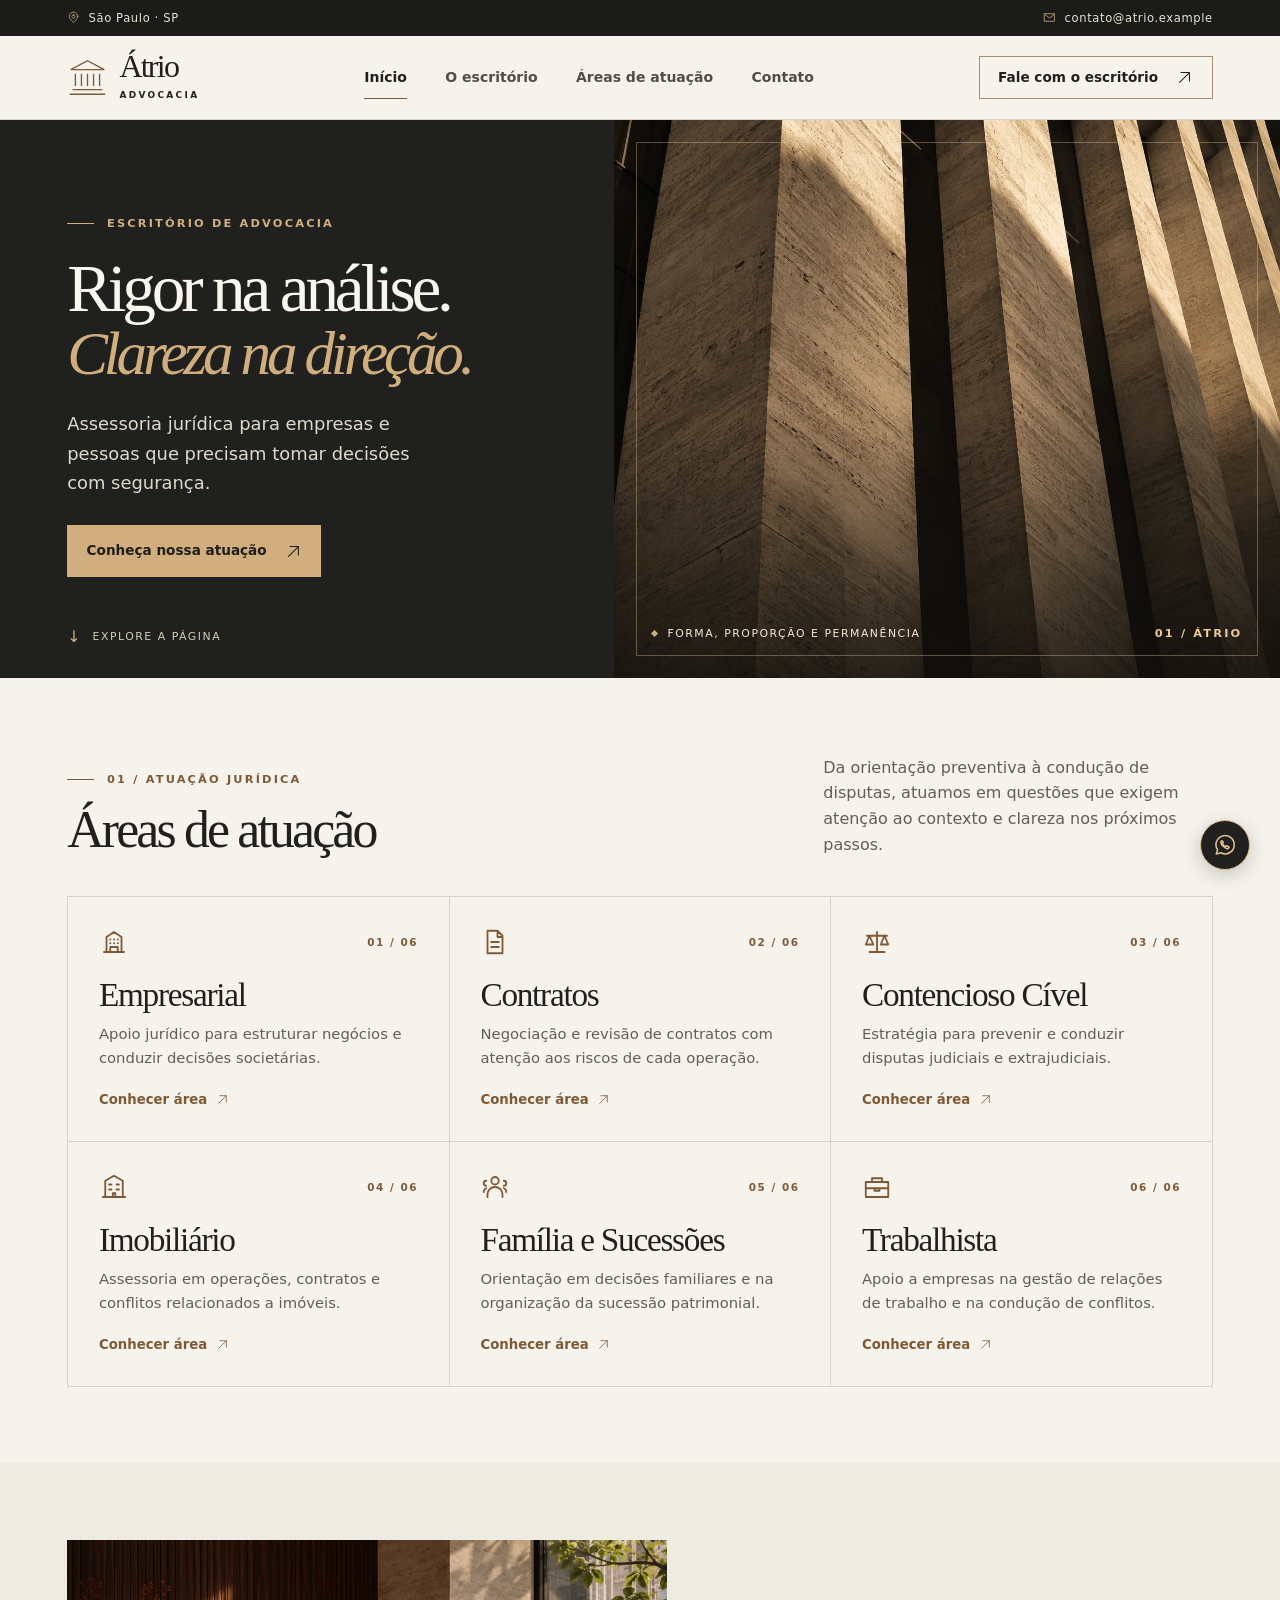
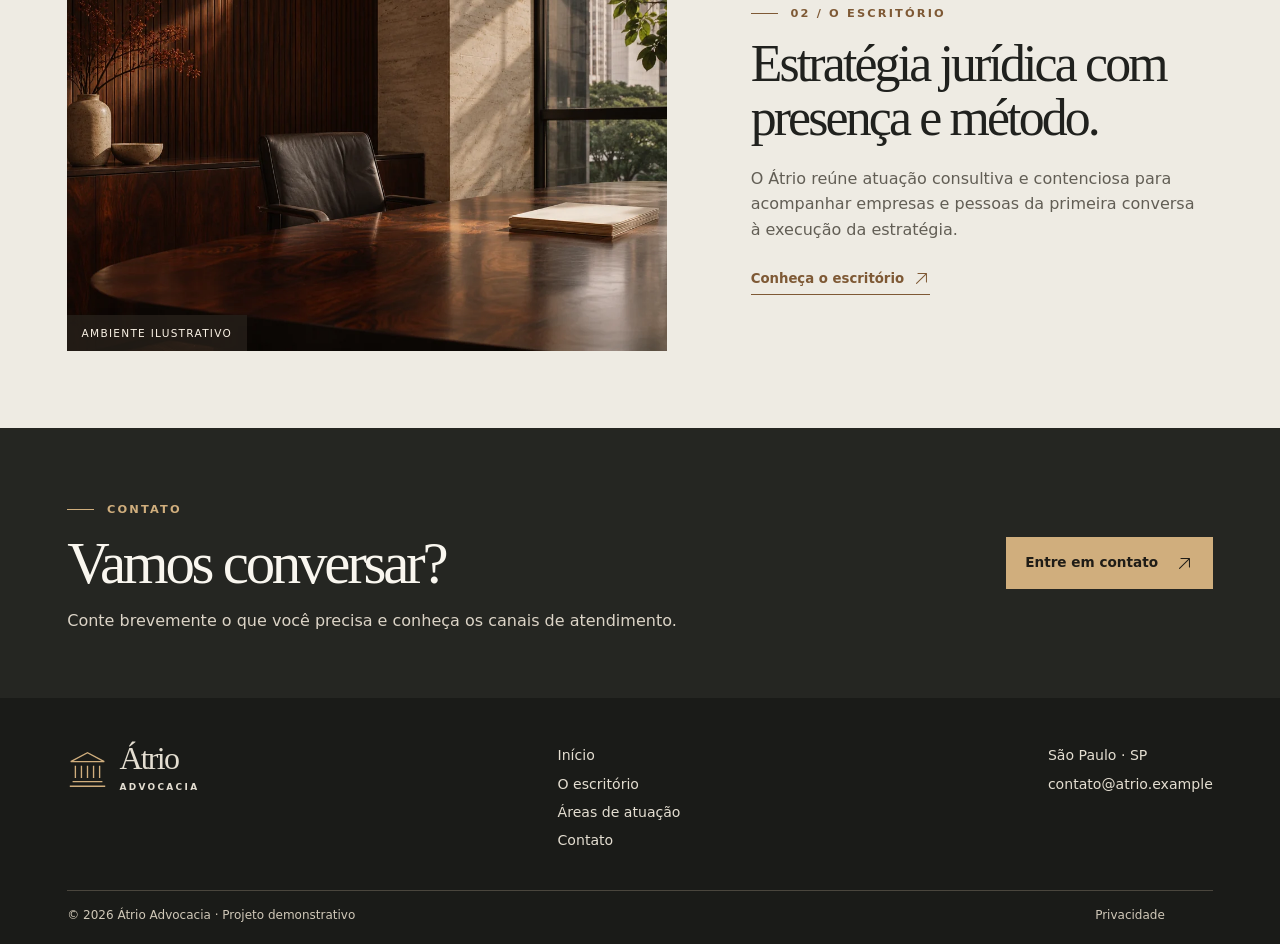
<file: index.html>
<!doctype html>
<html lang="pt-BR">
<head>
<meta charset="utf-8">
<meta name="viewport" content="width=device-width, initial-scale=1">
<title>Átrio Advocacia | Assessoria jurídica em São Paulo</title>
<meta name="description" content="Conheça o Átrio Advocacia, escritório de São Paulo com atuação consultiva e contenciosa para empresas e pessoas.">
<meta name="theme-color" content="#1e1f1d">
<meta name="robots" content="noindex, follow">
<meta property="og:type" content="website">
<meta property="og:locale" content="pt_BR">
<meta property="og:title" content="Átrio Advocacia | Assessoria jurídica em São Paulo">
<meta property="og:description" content="Conheça o Átrio Advocacia, escritório de São Paulo com atuação consultiva e contenciosa para empresas e pessoas.">
<link rel="icon" type="image/svg+xml" href="assets/simbolo.svg">
<link rel="stylesheet" href="assets/site.css">
<script defer src="assets/conteudo.js"></script>
<script defer src="assets/site.js"></script>
</head>
<body>
<a class="skip" href="#conteudo">Ir para o conteúdo</a>
<div class="topline"><div class="shell topline-inner"><span><svg width="24" height="24" viewBox="0 0 24 24" fill="none" stroke="currentColor" stroke-width="1.45" stroke-linecap="round" stroke-linejoin="round" aria-hidden="true"><path d="M20 10c0 5-8 11-8 11S4 15 4 10a8 8 0 1 1 16 0ZM12 7a3 3 0 1 0 0 6 3 3 0 0 0 0-6Z"/></svg><span data-text="location">São Paulo · SP</span></span><span><svg width="24" height="24" viewBox="0 0 24 24" fill="none" stroke="currentColor" stroke-width="1.45" stroke-linecap="round" stroke-linejoin="round" aria-hidden="true"><path d="M3 5h18v14H3zM3 6l9 7 9-7"/></svg><a data-channel="email" href="mailto:contato@atrio.example" data-text="email">contato@atrio.example</a></span></div></div>
<header class="header"><div class="shell nav-inner"><a class="brand" href="index.html" aria-label="Página inicial"><svg class="brand-mark" viewBox="0 0 44 44" fill="none" stroke="currentColor" stroke-width="1.45" aria-hidden="true"><path d="M4 13.5 22 4l18 9.5H4ZM6 35h32M3 40h38M9 31V18m6.5 13V18M22 31V18m6.5 13V18M35 31V18"/></svg><span class="brand-type"><strong data-text="brand">Átrio</strong><span data-text="signature">Advocacia</span></span></a><button class="menu" type="button" aria-controls="navegacao" aria-expanded="false" aria-label="Abrir menu"><svg width="24" height="24" viewBox="0 0 24 24" fill="none" stroke="currentColor" stroke-width="1.45" stroke-linecap="round" stroke-linejoin="round" aria-hidden="true"><path d="M3 7h18M3 12h18M3 17h18"/></svg></button><nav id="navegacao" aria-label="Navegação principal"><a href="index.html" aria-current="page">Início</a><a href="escritorio.html">O escritório</a><a href="atuacao.html">Áreas de atuação</a><a href="contato.html">Contato</a></nav><a class="button button-outline nav-cta" href="contato.html">Fale com o escritório<svg width="24" height="24" viewBox="0 0 24 24" fill="none" stroke="currentColor" stroke-width="1.45" stroke-linecap="round" stroke-linejoin="round" aria-hidden="true"><path d="M5 19 19 5M7 5h12v12"/></svg></a></div></header>
<main id="conteudo"><section class="hero" aria-labelledby="titulo"><div class="hero-inner"><div class="hero-copy"><span class="eyebrow" data-hero-tag>Escritório de advocacia</span><h1 id="titulo"><span data-text="hero.line1">Rigor na análise.</span><em data-text="hero.line2">Clareza na direção.</em></h1><p data-text="hero.text">Assessoria jurídica para empresas e pessoas que precisam tomar decisões com segurança.</p><div class="hero-actions"><a class="button button-gold" href="atuacao.html">Conheça nossa atuação<svg width="24" height="24" viewBox="0 0 24 24" fill="none" stroke="currentColor" stroke-width="1.45" stroke-linecap="round" stroke-linejoin="round" aria-hidden="true"><path d="M5 19 19 5M7 5h12v12"/></svg></a></div><a class="hero-scroll" href="#atuacao"><span aria-hidden="true">↓</span> Explore a página</a></div><figure class="hero-image"><img data-image="hero" src="assets/arquitetura.webp" alt="Fachada modernista de pedra, com luz e sombras entre pilares" width="1536" height="1024" fetchpriority="high"><figcaption><span><i></i><span data-text="hero.caption">Forma, proporção e permanência</span></span><span class="folio" data-folio>01 / ÁTRIO</span></figcaption></figure></div></section>
<section class="section areas-home" id="atuacao"><div class="shell"><div class="section-top"><div><span class="eyebrow ">01 / Atuação jurídica</span><h2>Áreas de atuação</h2></div><p>Da orientação preventiva à condução de disputas, atuamos em questões que exigem atenção ao contexto e clareza nos próximos passos.</p></div><div class="area-grid"><a class="area-card" href="atuacao.html#area-1"><span class="area-top"><svg width="24" height="24" viewBox="0 0 24 24" fill="none" stroke="currentColor" stroke-width="1.45" stroke-linecap="round" stroke-linejoin="round" aria-hidden="true"><path d="M4 20h16M6 20V8l6-4 6 4v12M9 20v-4h6v4M9 10h.1m2.9 0h.1m2.9 0h.1M9 13h.1m2.9 0h.1m2.9 0h.1"/></svg><span>01 / 06</span></span><h3 data-text="areas.0.title">Empresarial</h3><p data-text="areas.0.intro">Apoio jurídico para estruturar negócios e conduzir decisões societárias.</p><span class="area-more">Conhecer área <svg width="24" height="24" viewBox="0 0 24 24" fill="none" stroke="currentColor" stroke-width="1.45" stroke-linecap="round" stroke-linejoin="round" aria-hidden="true"><path d="M5 19 19 5M7 5h12v12"/></svg></span></a><a class="area-card" href="atuacao.html#area-2"><span class="area-top"><svg width="24" height="24" viewBox="0 0 24 24" fill="none" stroke="currentColor" stroke-width="1.45" stroke-linecap="round" stroke-linejoin="round" aria-hidden="true"><path d="M6 3h8l4 4v14H6V3Zm8 0v5h4M9 12h6m-6 4h6"/></svg><span>02 / 06</span></span><h3 data-text="areas.1.title">Contratos</h3><p data-text="areas.1.intro">Negociação e revisão de contratos com atenção aos riscos de cada operação.</p><span class="area-more">Conhecer área <svg width="24" height="24" viewBox="0 0 24 24" fill="none" stroke="currentColor" stroke-width="1.45" stroke-linecap="round" stroke-linejoin="round" aria-hidden="true"><path d="M5 19 19 5M7 5h12v12"/></svg></span></a><a class="area-card" href="atuacao.html#area-3"><span class="area-top"><svg width="24" height="24" viewBox="0 0 24 24" fill="none" stroke="currentColor" stroke-width="1.45" stroke-linecap="round" stroke-linejoin="round" aria-hidden="true"><path d="M12 4v15M6 20h12M4 7h16M6 7l-3 7h6L6 7Zm12 0-3 7h6l-3-7Z"/></svg><span>03 / 06</span></span><h3 data-text="areas.2.title">Contencioso Cível</h3><p data-text="areas.2.intro">Estratégia para prevenir e conduzir disputas judiciais e extrajudiciais.</p><span class="area-more">Conhecer área <svg width="24" height="24" viewBox="0 0 24 24" fill="none" stroke="currentColor" stroke-width="1.45" stroke-linecap="round" stroke-linejoin="round" aria-hidden="true"><path d="M5 19 19 5M7 5h12v12"/></svg></span></a><a class="area-card" href="atuacao.html#area-4"><span class="area-top"><svg width="24" height="24" viewBox="0 0 24 24" fill="none" stroke="currentColor" stroke-width="1.45" stroke-linecap="round" stroke-linejoin="round" aria-hidden="true"><path d="M3 20h18M5 20V7l7-4 7 4v13M8 10h2m4 0h2m-8 4h2m4 0h2m-5 6v-3h2v3"/></svg><span>04 / 06</span></span><h3 data-text="areas.3.title">Imobiliário</h3><p data-text="areas.3.intro">Assessoria em operações, contratos e conflitos relacionados a imóveis.</p><span class="area-more">Conhecer área <svg width="24" height="24" viewBox="0 0 24 24" fill="none" stroke="currentColor" stroke-width="1.45" stroke-linecap="round" stroke-linejoin="round" aria-hidden="true"><path d="M5 19 19 5M7 5h12v12"/></svg></span></a><a class="area-card" href="atuacao.html#area-5"><span class="area-top"><svg width="24" height="24" viewBox="0 0 24 24" fill="none" stroke="currentColor" stroke-width="1.45" stroke-linecap="round" stroke-linejoin="round" aria-hidden="true"><path d="M12 10a3 3 0 1 0 0-6 3 3 0 0 0 0 6ZM6 20v-2a6 6 0 0 1 12 0v2M5 7a2 2 0 1 0 0 4m14-4a2 2 0 1 1 0 4M3 16c0-1.5.9-2.6 2-3m16 3c0-1.5-.9-2.6-2-3"/></svg><span>05 / 06</span></span><h3 data-text="areas.4.title">Família e Sucessões</h3><p data-text="areas.4.intro">Orientação em decisões familiares e na organização da sucessão patrimonial.</p><span class="area-more">Conhecer área <svg width="24" height="24" viewBox="0 0 24 24" fill="none" stroke="currentColor" stroke-width="1.45" stroke-linecap="round" stroke-linejoin="round" aria-hidden="true"><path d="M5 19 19 5M7 5h12v12"/></svg></span></a><a class="area-card" href="atuacao.html#area-6"><span class="area-top"><svg width="24" height="24" viewBox="0 0 24 24" fill="none" stroke="currentColor" stroke-width="1.45" stroke-linecap="round" stroke-linejoin="round" aria-hidden="true"><path d="M3 8h18v12H3zM8 8V5h8v3m-13 5h18m-11 0v2h4v-2"/></svg><span>06 / 06</span></span><h3 data-text="areas.5.title">Trabalhista</h3><p data-text="areas.5.intro">Apoio a empresas na gestão de relações de trabalho e na condução de conflitos.</p><span class="area-more">Conhecer área <svg width="24" height="24" viewBox="0 0 24 24" fill="none" stroke="currentColor" stroke-width="1.45" stroke-linecap="round" stroke-linejoin="round" aria-hidden="true"><path d="M5 19 19 5M7 5h12v12"/></svg></span></a></div></div></section>
<section class="section office-home"><div class="shell office-grid"><figure class="office-image"><img data-image="office" src="assets/escritorio.webp" alt="Sala de reunião com mesa de madeira escura e luz natural" width="1100" height="733" loading="lazy"><figcaption><span data-text="office.caption">Ambiente ilustrativo</span></figcaption></figure><div class="office-copy"><span class="eyebrow ">02 / O escritório</span><h2 data-text="office.title">Estratégia jurídica com presença e método.</h2><p data-text="office.intro">O Átrio reúne atuação consultiva e contenciosa para acompanhar empresas e pessoas da primeira conversa à execução da estratégia.</p><a class="text-link" href="escritorio.html">Conheça o escritório<svg width="24" height="24" viewBox="0 0 24 24" fill="none" stroke="currentColor" stroke-width="1.45" stroke-linecap="round" stroke-linejoin="round" aria-hidden="true"><path d="M5 19 19 5M7 5h12v12"/></svg></a></div></div></section><section class="callout"><div class="shell callout-inner"><div><span class="eyebrow ">Contato</span><h2>Vamos conversar?</h2><p>Conte brevemente o que você precisa e conheça os canais de atendimento.</p></div><a class="button button-gold" href="contato.html">Entre em contato<svg width="24" height="24" viewBox="0 0 24 24" fill="none" stroke="currentColor" stroke-width="1.45" stroke-linecap="round" stroke-linejoin="round" aria-hidden="true"><path d="M5 19 19 5M7 5h12v12"/></svg></a></div></section></main>
<footer class="footer"><div class="shell"><div class="footer-main"><a class="brand" href="index.html" aria-label="Página inicial"><svg class="brand-mark" viewBox="0 0 44 44" fill="none" stroke="currentColor" stroke-width="1.45" aria-hidden="true"><path d="M4 13.5 22 4l18 9.5H4ZM6 35h32M3 40h38M9 31V18m6.5 13V18M22 31V18m6.5 13V18M35 31V18"/></svg><span class="brand-type"><strong data-text="brand">Átrio</strong><span data-text="signature">Advocacia</span></span></a><div class="footer-nav"><a href="index.html">Início</a><a href="escritorio.html">O escritório</a><a href="atuacao.html">Áreas de atuação</a><a href="contato.html">Contato</a></div><div class="footer-contact"><span data-text="location">São Paulo · SP</span><a href="mailto:contato@atrio.example" data-text="email" data-channel="email">contato@atrio.example</a><div class="footer-social" data-social hidden><a data-channel="instagram" hidden>Instagram <svg width="24" height="24" viewBox="0 0 24 24" fill="none" stroke="currentColor" stroke-width="1.45" stroke-linecap="round" stroke-linejoin="round" aria-hidden="true"><path d="M5 19 19 5M7 5h12v12"/></svg></a><a data-channel="linkedin" hidden>LinkedIn <svg width="24" height="24" viewBox="0 0 24 24" fill="none" stroke="currentColor" stroke-width="1.45" stroke-linecap="round" stroke-linejoin="round" aria-hidden="true"><path d="M5 19 19 5M7 5h12v12"/></svg></a></div></div></div><div class="footer-end"><span>© <span data-year>2026</span> <span data-text="brand">Átrio</span> <span data-text="signature">Advocacia</span><span data-demo> · Projeto demonstrativo</span></span><a href="contato.html#privacidade">Privacidade</a></div></div></footer>
<a href="contato.html#canais" class="chat" aria-label="WhatsApp do escritório" data-channel="whatsapp"><svg width="24" height="24" viewBox="0 0 24 24" fill="none" stroke="currentColor" stroke-width="1.45" stroke-linecap="round" stroke-linejoin="round" aria-hidden="true"><path d="M20.5 11.7a8.4 8.4 0 0 1-12.3 7.5L4 20.3l1.1-4A8.4 8.4 0 1 1 20.5 11.7Zm-11-3.4c-.5-.3-1.1.1-1.2.6-.3 1.4 1.1 3.4 2.3 4.5 1.4 1.3 3.7 2.5 4.7 1.5.3-.3.5-.9.2-1.2l-1.8-1c-.4-.2-.7.1-1 .6-.2.3-1.4-.4-2-1-.6-.5-1.1-1.4-.9-1.7l.5-.6c.3-.3-.4-1.5-.8-1.7Z"/></svg></a>
</body>
</html>
</file>
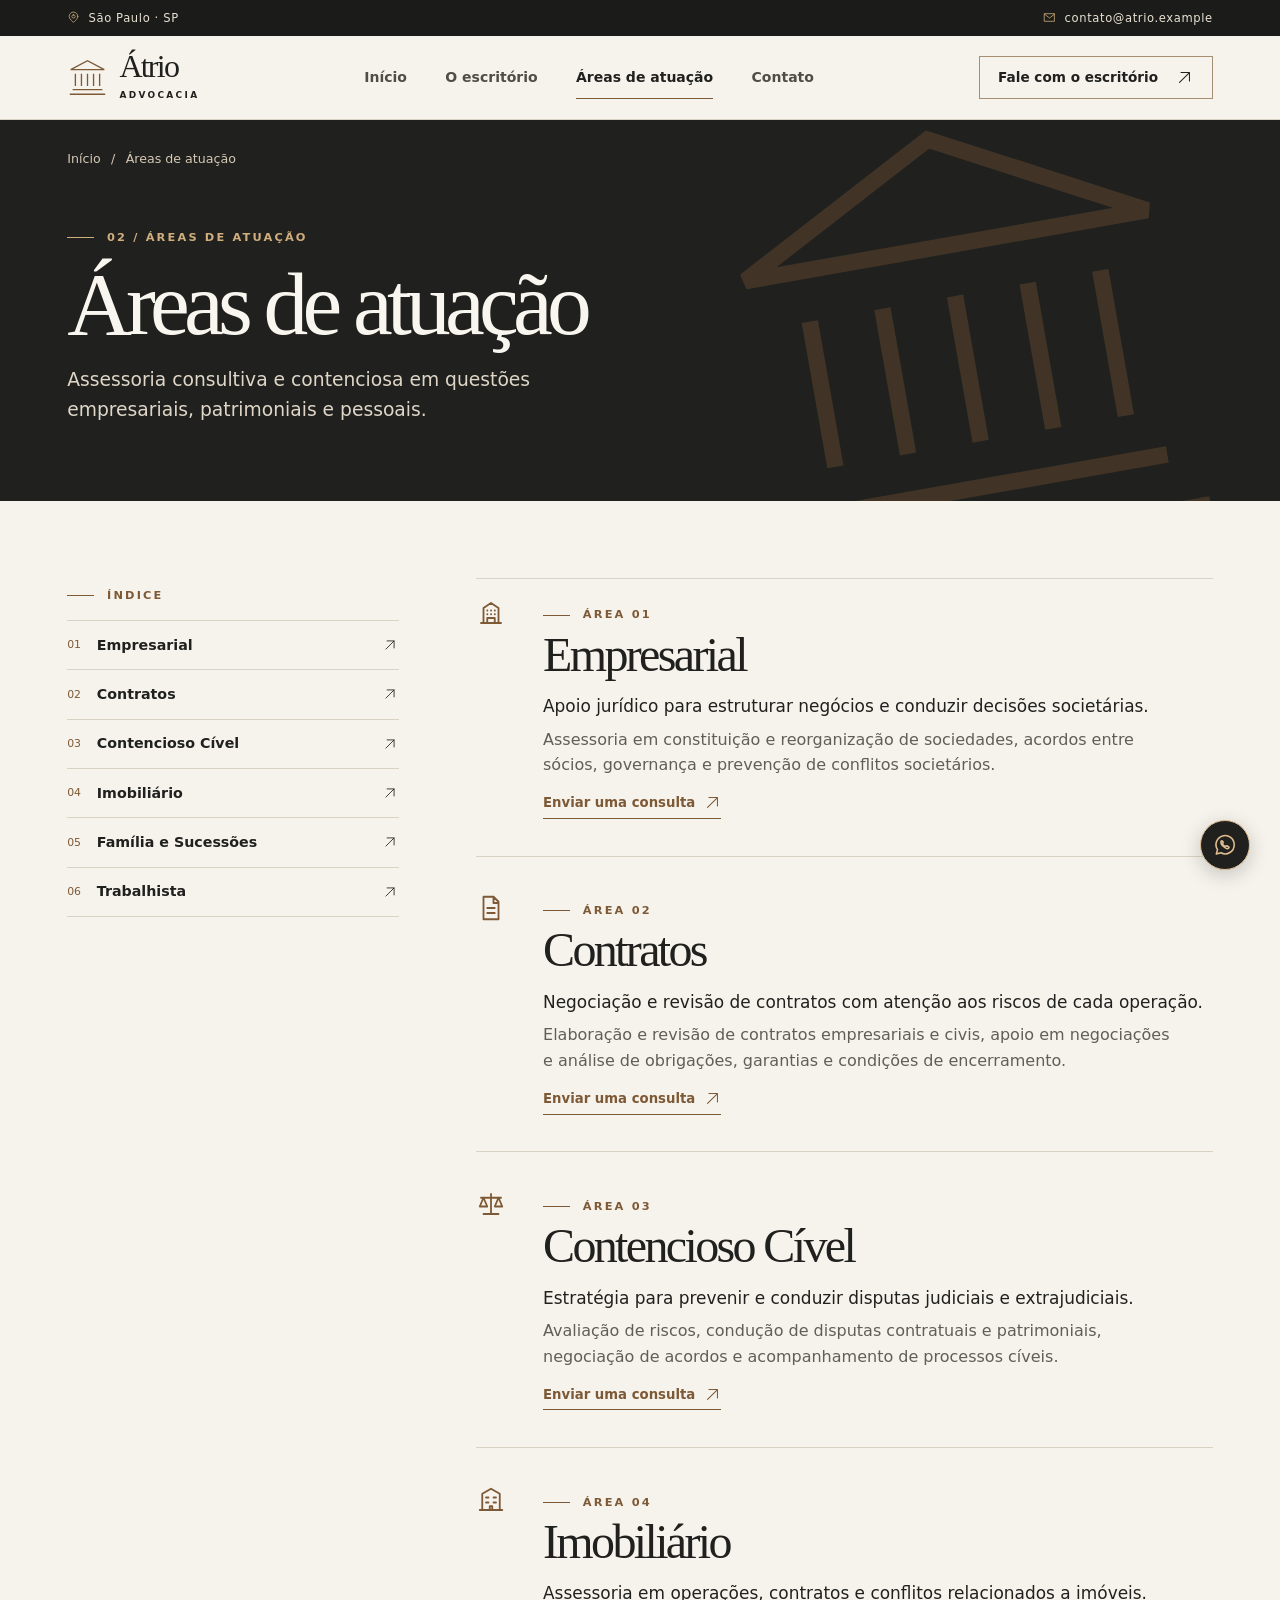
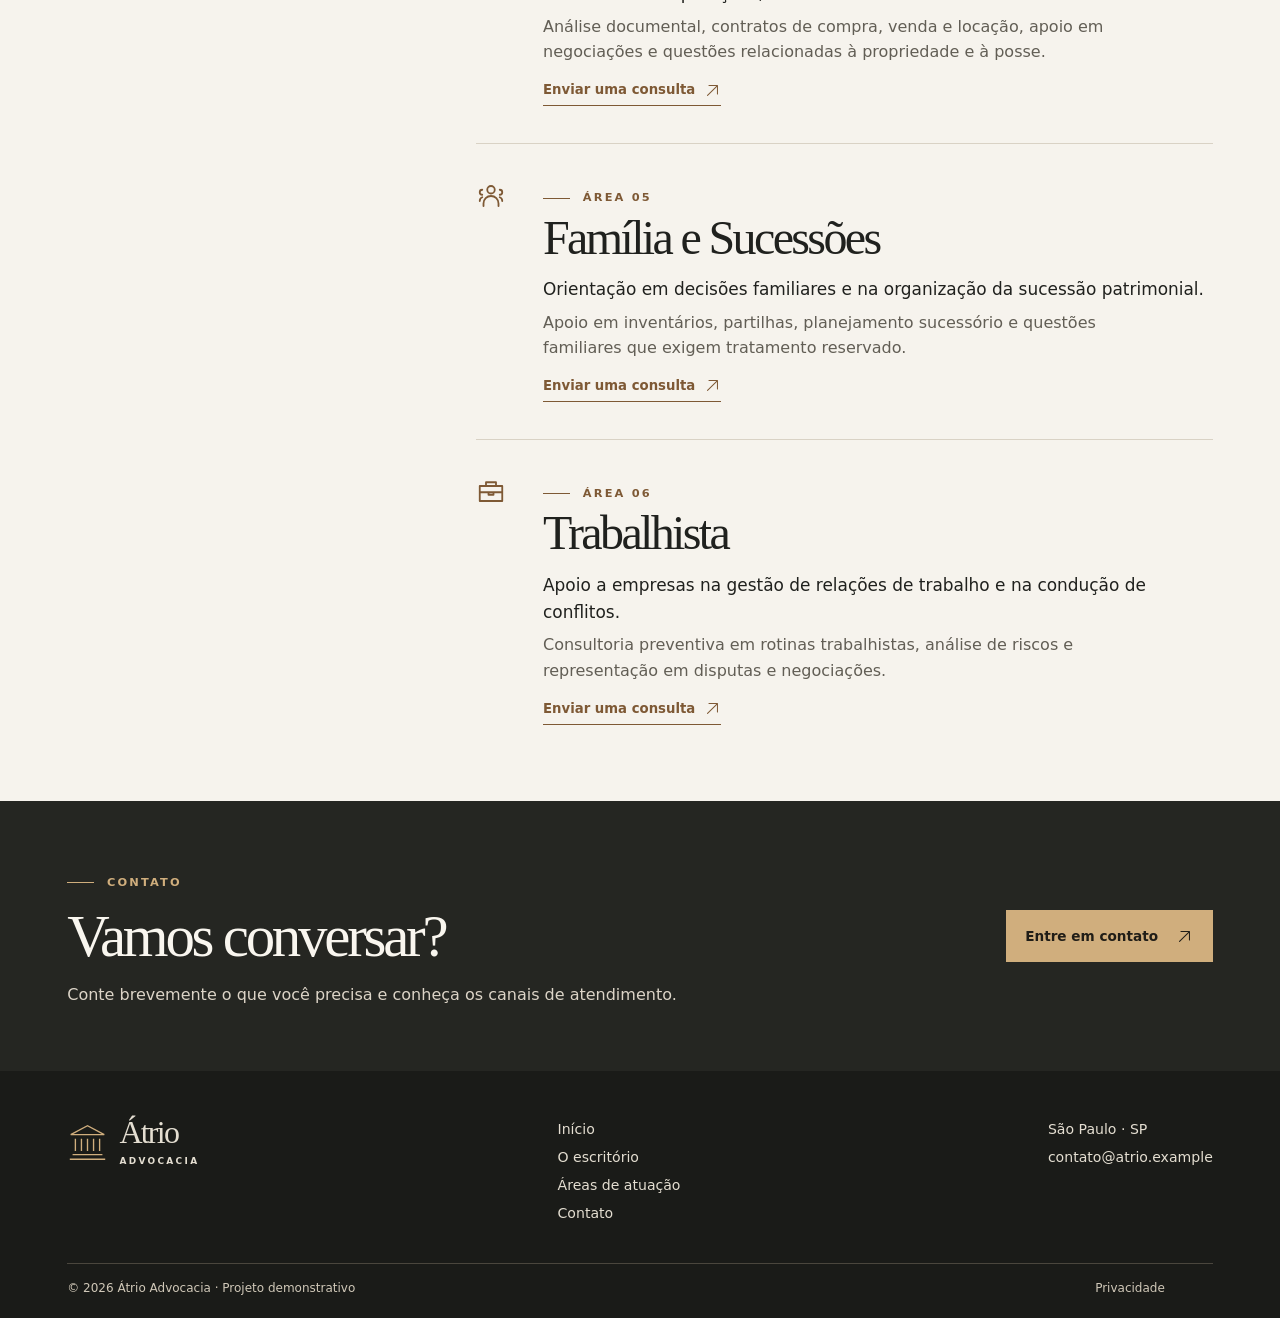
<file: atuacao.html>
<!doctype html>
<html lang="pt-BR">
<head>
<meta charset="utf-8">
<meta name="viewport" content="width=device-width, initial-scale=1">
<title>Áreas de atuação | Átrio Advocacia</title>
<meta name="description" content="Conheça as áreas de atuação do Átrio Advocacia em direito empresarial, contratos, contencioso cível, imobiliário, família e sucessões e trabalhista.">
<meta name="theme-color" content="#1e1f1d">
<meta name="robots" content="noindex, follow">
<meta property="og:type" content="website">
<meta property="og:locale" content="pt_BR">
<meta property="og:title" content="Áreas de atuação | Átrio Advocacia">
<meta property="og:description" content="Conheça as áreas de atuação do Átrio Advocacia em direito empresarial, contratos, contencioso cível, imobiliário, família e sucessões e trabalhista.">
<link rel="icon" type="image/svg+xml" href="assets/simbolo.svg">
<link rel="stylesheet" href="assets/site.css">
<script defer src="assets/conteudo.js"></script>
<script defer src="assets/site.js"></script>
</head>
<body>
<a class="skip" href="#conteudo">Ir para o conteúdo</a>
<div class="topline"><div class="shell topline-inner"><span><svg width="24" height="24" viewBox="0 0 24 24" fill="none" stroke="currentColor" stroke-width="1.45" stroke-linecap="round" stroke-linejoin="round" aria-hidden="true"><path d="M20 10c0 5-8 11-8 11S4 15 4 10a8 8 0 1 1 16 0ZM12 7a3 3 0 1 0 0 6 3 3 0 0 0 0-6Z"/></svg><span data-text="location">São Paulo · SP</span></span><span><svg width="24" height="24" viewBox="0 0 24 24" fill="none" stroke="currentColor" stroke-width="1.45" stroke-linecap="round" stroke-linejoin="round" aria-hidden="true"><path d="M3 5h18v14H3zM3 6l9 7 9-7"/></svg><a data-channel="email" href="mailto:contato@atrio.example" data-text="email">contato@atrio.example</a></span></div></div>
<header class="header"><div class="shell nav-inner"><a class="brand" href="index.html" aria-label="Página inicial"><svg class="brand-mark" viewBox="0 0 44 44" fill="none" stroke="currentColor" stroke-width="1.45" aria-hidden="true"><path d="M4 13.5 22 4l18 9.5H4ZM6 35h32M3 40h38M9 31V18m6.5 13V18M22 31V18m6.5 13V18M35 31V18"/></svg><span class="brand-type"><strong data-text="brand">Átrio</strong><span data-text="signature">Advocacia</span></span></a><button class="menu" type="button" aria-controls="navegacao" aria-expanded="false" aria-label="Abrir menu"><svg width="24" height="24" viewBox="0 0 24 24" fill="none" stroke="currentColor" stroke-width="1.45" stroke-linecap="round" stroke-linejoin="round" aria-hidden="true"><path d="M3 7h18M3 12h18M3 17h18"/></svg></button><nav id="navegacao" aria-label="Navegação principal"><a href="index.html">Início</a><a href="escritorio.html">O escritório</a><a href="atuacao.html" aria-current="page">Áreas de atuação</a><a href="contato.html">Contato</a></nav><a class="button button-outline nav-cta" href="contato.html">Fale com o escritório<svg width="24" height="24" viewBox="0 0 24 24" fill="none" stroke="currentColor" stroke-width="1.45" stroke-linecap="round" stroke-linejoin="round" aria-hidden="true"><path d="M5 19 19 5M7 5h12v12"/></svg></a></div></header>
<main id="conteudo"><section class="page-intro"><div class="shell intro-inner"><div class="breadcrumbs"><a href="index.html">Início</a><span aria-hidden="true">/</span><span>Áreas de atuação</span></div><span class="eyebrow ">02 / Áreas de atuação</span><h1>Áreas de atuação</h1><p>Assessoria consultiva e contenciosa em questões empresariais, patrimoniais e pessoais.</p><span class="intro-mark" aria-hidden="true"><svg class="brand-mark" viewBox="0 0 44 44" fill="none" stroke="currentColor" stroke-width="1.45" aria-hidden="true"><path d="M4 13.5 22 4l18 9.5H4ZM6 35h32M3 40h38M9 31V18m6.5 13V18M22 31V18m6.5 13V18M35 31V18"/></svg></span></div></section>
<section class="section section-practices"><div class="shell practices-grid"><aside><span class="eyebrow">Índice</span><nav aria-label="Índice das áreas"><a href="#area-1"><span>01</span><strong data-text="areas.0.title">Empresarial</strong><svg width="24" height="24" viewBox="0 0 24 24" fill="none" stroke="currentColor" stroke-width="1.45" stroke-linecap="round" stroke-linejoin="round" aria-hidden="true"><path d="M5 19 19 5M7 5h12v12"/></svg></a><a href="#area-2"><span>02</span><strong data-text="areas.1.title">Contratos</strong><svg width="24" height="24" viewBox="0 0 24 24" fill="none" stroke="currentColor" stroke-width="1.45" stroke-linecap="round" stroke-linejoin="round" aria-hidden="true"><path d="M5 19 19 5M7 5h12v12"/></svg></a><a href="#area-3"><span>03</span><strong data-text="areas.2.title">Contencioso Cível</strong><svg width="24" height="24" viewBox="0 0 24 24" fill="none" stroke="currentColor" stroke-width="1.45" stroke-linecap="round" stroke-linejoin="round" aria-hidden="true"><path d="M5 19 19 5M7 5h12v12"/></svg></a><a href="#area-4"><span>04</span><strong data-text="areas.3.title">Imobiliário</strong><svg width="24" height="24" viewBox="0 0 24 24" fill="none" stroke="currentColor" stroke-width="1.45" stroke-linecap="round" stroke-linejoin="round" aria-hidden="true"><path d="M5 19 19 5M7 5h12v12"/></svg></a><a href="#area-5"><span>05</span><strong data-text="areas.4.title">Família e Sucessões</strong><svg width="24" height="24" viewBox="0 0 24 24" fill="none" stroke="currentColor" stroke-width="1.45" stroke-linecap="round" stroke-linejoin="round" aria-hidden="true"><path d="M5 19 19 5M7 5h12v12"/></svg></a><a href="#area-6"><span>06</span><strong data-text="areas.5.title">Trabalhista</strong><svg width="24" height="24" viewBox="0 0 24 24" fill="none" stroke="currentColor" stroke-width="1.45" stroke-linecap="round" stroke-linejoin="round" aria-hidden="true"><path d="M5 19 19 5M7 5h12v12"/></svg></a></nav></aside><div class="practice-list"><article id="area-1"><span class="practice-icon"><svg width="24" height="24" viewBox="0 0 24 24" fill="none" stroke="currentColor" stroke-width="1.45" stroke-linecap="round" stroke-linejoin="round" aria-hidden="true"><path d="M4 20h16M6 20V8l6-4 6 4v12M9 20v-4h6v4M9 10h.1m2.9 0h.1m2.9 0h.1M9 13h.1m2.9 0h.1m2.9 0h.1"/></svg></span><div><span class="eyebrow ">Área 01</span><h2 data-text="areas.0.title">Empresarial</h2><p class="practice-lead" data-text="areas.0.intro">Apoio jurídico para estruturar negócios e conduzir decisões societárias.</p><p data-text="areas.0.detail">Assessoria em constituição e reorganização de sociedades, acordos entre sócios, governança e prevenção de conflitos societários.</p><a class="text-link" href="contato.html?area=1#formulario">Enviar uma consulta<svg width="24" height="24" viewBox="0 0 24 24" fill="none" stroke="currentColor" stroke-width="1.45" stroke-linecap="round" stroke-linejoin="round" aria-hidden="true"><path d="M5 19 19 5M7 5h12v12"/></svg></a></div></article><article id="area-2"><span class="practice-icon"><svg width="24" height="24" viewBox="0 0 24 24" fill="none" stroke="currentColor" stroke-width="1.45" stroke-linecap="round" stroke-linejoin="round" aria-hidden="true"><path d="M6 3h8l4 4v14H6V3Zm8 0v5h4M9 12h6m-6 4h6"/></svg></span><div><span class="eyebrow ">Área 02</span><h2 data-text="areas.1.title">Contratos</h2><p class="practice-lead" data-text="areas.1.intro">Negociação e revisão de contratos com atenção aos riscos de cada operação.</p><p data-text="areas.1.detail">Elaboração e revisão de contratos empresariais e civis, apoio em negociações e análise de obrigações, garantias e condições de encerramento.</p><a class="text-link" href="contato.html?area=2#formulario">Enviar uma consulta<svg width="24" height="24" viewBox="0 0 24 24" fill="none" stroke="currentColor" stroke-width="1.45" stroke-linecap="round" stroke-linejoin="round" aria-hidden="true"><path d="M5 19 19 5M7 5h12v12"/></svg></a></div></article><article id="area-3"><span class="practice-icon"><svg width="24" height="24" viewBox="0 0 24 24" fill="none" stroke="currentColor" stroke-width="1.45" stroke-linecap="round" stroke-linejoin="round" aria-hidden="true"><path d="M12 4v15M6 20h12M4 7h16M6 7l-3 7h6L6 7Zm12 0-3 7h6l-3-7Z"/></svg></span><div><span class="eyebrow ">Área 03</span><h2 data-text="areas.2.title">Contencioso Cível</h2><p class="practice-lead" data-text="areas.2.intro">Estratégia para prevenir e conduzir disputas judiciais e extrajudiciais.</p><p data-text="areas.2.detail">Avaliação de riscos, condução de disputas contratuais e patrimoniais, negociação de acordos e acompanhamento de processos cíveis.</p><a class="text-link" href="contato.html?area=3#formulario">Enviar uma consulta<svg width="24" height="24" viewBox="0 0 24 24" fill="none" stroke="currentColor" stroke-width="1.45" stroke-linecap="round" stroke-linejoin="round" aria-hidden="true"><path d="M5 19 19 5M7 5h12v12"/></svg></a></div></article><article id="area-4"><span class="practice-icon"><svg width="24" height="24" viewBox="0 0 24 24" fill="none" stroke="currentColor" stroke-width="1.45" stroke-linecap="round" stroke-linejoin="round" aria-hidden="true"><path d="M3 20h18M5 20V7l7-4 7 4v13M8 10h2m4 0h2m-8 4h2m4 0h2m-5 6v-3h2v3"/></svg></span><div><span class="eyebrow ">Área 04</span><h2 data-text="areas.3.title">Imobiliário</h2><p class="practice-lead" data-text="areas.3.intro">Assessoria em operações, contratos e conflitos relacionados a imóveis.</p><p data-text="areas.3.detail">Análise documental, contratos de compra, venda e locação, apoio em negociações e questões relacionadas à propriedade e à posse.</p><a class="text-link" href="contato.html?area=4#formulario">Enviar uma consulta<svg width="24" height="24" viewBox="0 0 24 24" fill="none" stroke="currentColor" stroke-width="1.45" stroke-linecap="round" stroke-linejoin="round" aria-hidden="true"><path d="M5 19 19 5M7 5h12v12"/></svg></a></div></article><article id="area-5"><span class="practice-icon"><svg width="24" height="24" viewBox="0 0 24 24" fill="none" stroke="currentColor" stroke-width="1.45" stroke-linecap="round" stroke-linejoin="round" aria-hidden="true"><path d="M12 10a3 3 0 1 0 0-6 3 3 0 0 0 0 6ZM6 20v-2a6 6 0 0 1 12 0v2M5 7a2 2 0 1 0 0 4m14-4a2 2 0 1 1 0 4M3 16c0-1.5.9-2.6 2-3m16 3c0-1.5-.9-2.6-2-3"/></svg></span><div><span class="eyebrow ">Área 05</span><h2 data-text="areas.4.title">Família e Sucessões</h2><p class="practice-lead" data-text="areas.4.intro">Orientação em decisões familiares e na organização da sucessão patrimonial.</p><p data-text="areas.4.detail">Apoio em inventários, partilhas, planejamento sucessório e questões familiares que exigem tratamento reservado.</p><a class="text-link" href="contato.html?area=5#formulario">Enviar uma consulta<svg width="24" height="24" viewBox="0 0 24 24" fill="none" stroke="currentColor" stroke-width="1.45" stroke-linecap="round" stroke-linejoin="round" aria-hidden="true"><path d="M5 19 19 5M7 5h12v12"/></svg></a></div></article><article id="area-6"><span class="practice-icon"><svg width="24" height="24" viewBox="0 0 24 24" fill="none" stroke="currentColor" stroke-width="1.45" stroke-linecap="round" stroke-linejoin="round" aria-hidden="true"><path d="M3 8h18v12H3zM8 8V5h8v3m-13 5h18m-11 0v2h4v-2"/></svg></span><div><span class="eyebrow ">Área 06</span><h2 data-text="areas.5.title">Trabalhista</h2><p class="practice-lead" data-text="areas.5.intro">Apoio a empresas na gestão de relações de trabalho e na condução de conflitos.</p><p data-text="areas.5.detail">Consultoria preventiva em rotinas trabalhistas, análise de riscos e representação em disputas e negociações.</p><a class="text-link" href="contato.html?area=6#formulario">Enviar uma consulta<svg width="24" height="24" viewBox="0 0 24 24" fill="none" stroke="currentColor" stroke-width="1.45" stroke-linecap="round" stroke-linejoin="round" aria-hidden="true"><path d="M5 19 19 5M7 5h12v12"/></svg></a></div></article></div></div></section><section class="callout"><div class="shell callout-inner"><div><span class="eyebrow ">Contato</span><h2>Vamos conversar?</h2><p>Conte brevemente o que você precisa e conheça os canais de atendimento.</p></div><a class="button button-gold" href="contato.html">Entre em contato<svg width="24" height="24" viewBox="0 0 24 24" fill="none" stroke="currentColor" stroke-width="1.45" stroke-linecap="round" stroke-linejoin="round" aria-hidden="true"><path d="M5 19 19 5M7 5h12v12"/></svg></a></div></section></main>
<footer class="footer"><div class="shell"><div class="footer-main"><a class="brand" href="index.html" aria-label="Página inicial"><svg class="brand-mark" viewBox="0 0 44 44" fill="none" stroke="currentColor" stroke-width="1.45" aria-hidden="true"><path d="M4 13.5 22 4l18 9.5H4ZM6 35h32M3 40h38M9 31V18m6.5 13V18M22 31V18m6.5 13V18M35 31V18"/></svg><span class="brand-type"><strong data-text="brand">Átrio</strong><span data-text="signature">Advocacia</span></span></a><div class="footer-nav"><a href="index.html">Início</a><a href="escritorio.html">O escritório</a><a href="atuacao.html">Áreas de atuação</a><a href="contato.html">Contato</a></div><div class="footer-contact"><span data-text="location">São Paulo · SP</span><a href="mailto:contato@atrio.example" data-text="email" data-channel="email">contato@atrio.example</a><div class="footer-social" data-social hidden><a data-channel="instagram" hidden>Instagram <svg width="24" height="24" viewBox="0 0 24 24" fill="none" stroke="currentColor" stroke-width="1.45" stroke-linecap="round" stroke-linejoin="round" aria-hidden="true"><path d="M5 19 19 5M7 5h12v12"/></svg></a><a data-channel="linkedin" hidden>LinkedIn <svg width="24" height="24" viewBox="0 0 24 24" fill="none" stroke="currentColor" stroke-width="1.45" stroke-linecap="round" stroke-linejoin="round" aria-hidden="true"><path d="M5 19 19 5M7 5h12v12"/></svg></a></div></div></div><div class="footer-end"><span>© <span data-year>2026</span> <span data-text="brand">Átrio</span> <span data-text="signature">Advocacia</span><span data-demo> · Projeto demonstrativo</span></span><a href="contato.html#privacidade">Privacidade</a></div></div></footer>
<a href="contato.html#canais" class="chat" aria-label="WhatsApp do escritório" data-channel="whatsapp"><svg width="24" height="24" viewBox="0 0 24 24" fill="none" stroke="currentColor" stroke-width="1.45" stroke-linecap="round" stroke-linejoin="round" aria-hidden="true"><path d="M20.5 11.7a8.4 8.4 0 0 1-12.3 7.5L4 20.3l1.1-4A8.4 8.4 0 1 1 20.5 11.7Zm-11-3.4c-.5-.3-1.1.1-1.2.6-.3 1.4 1.1 3.4 2.3 4.5 1.4 1.3 3.7 2.5 4.7 1.5.3-.3.5-.9.2-1.2l-1.8-1c-.4-.2-.7.1-1 .6-.2.3-1.4-.4-2-1-.6-.5-1.1-1.4-.9-1.7l.5-.6c.3-.3-.4-1.5-.8-1.7Z"/></svg></a>
</body>
</html>
</file>
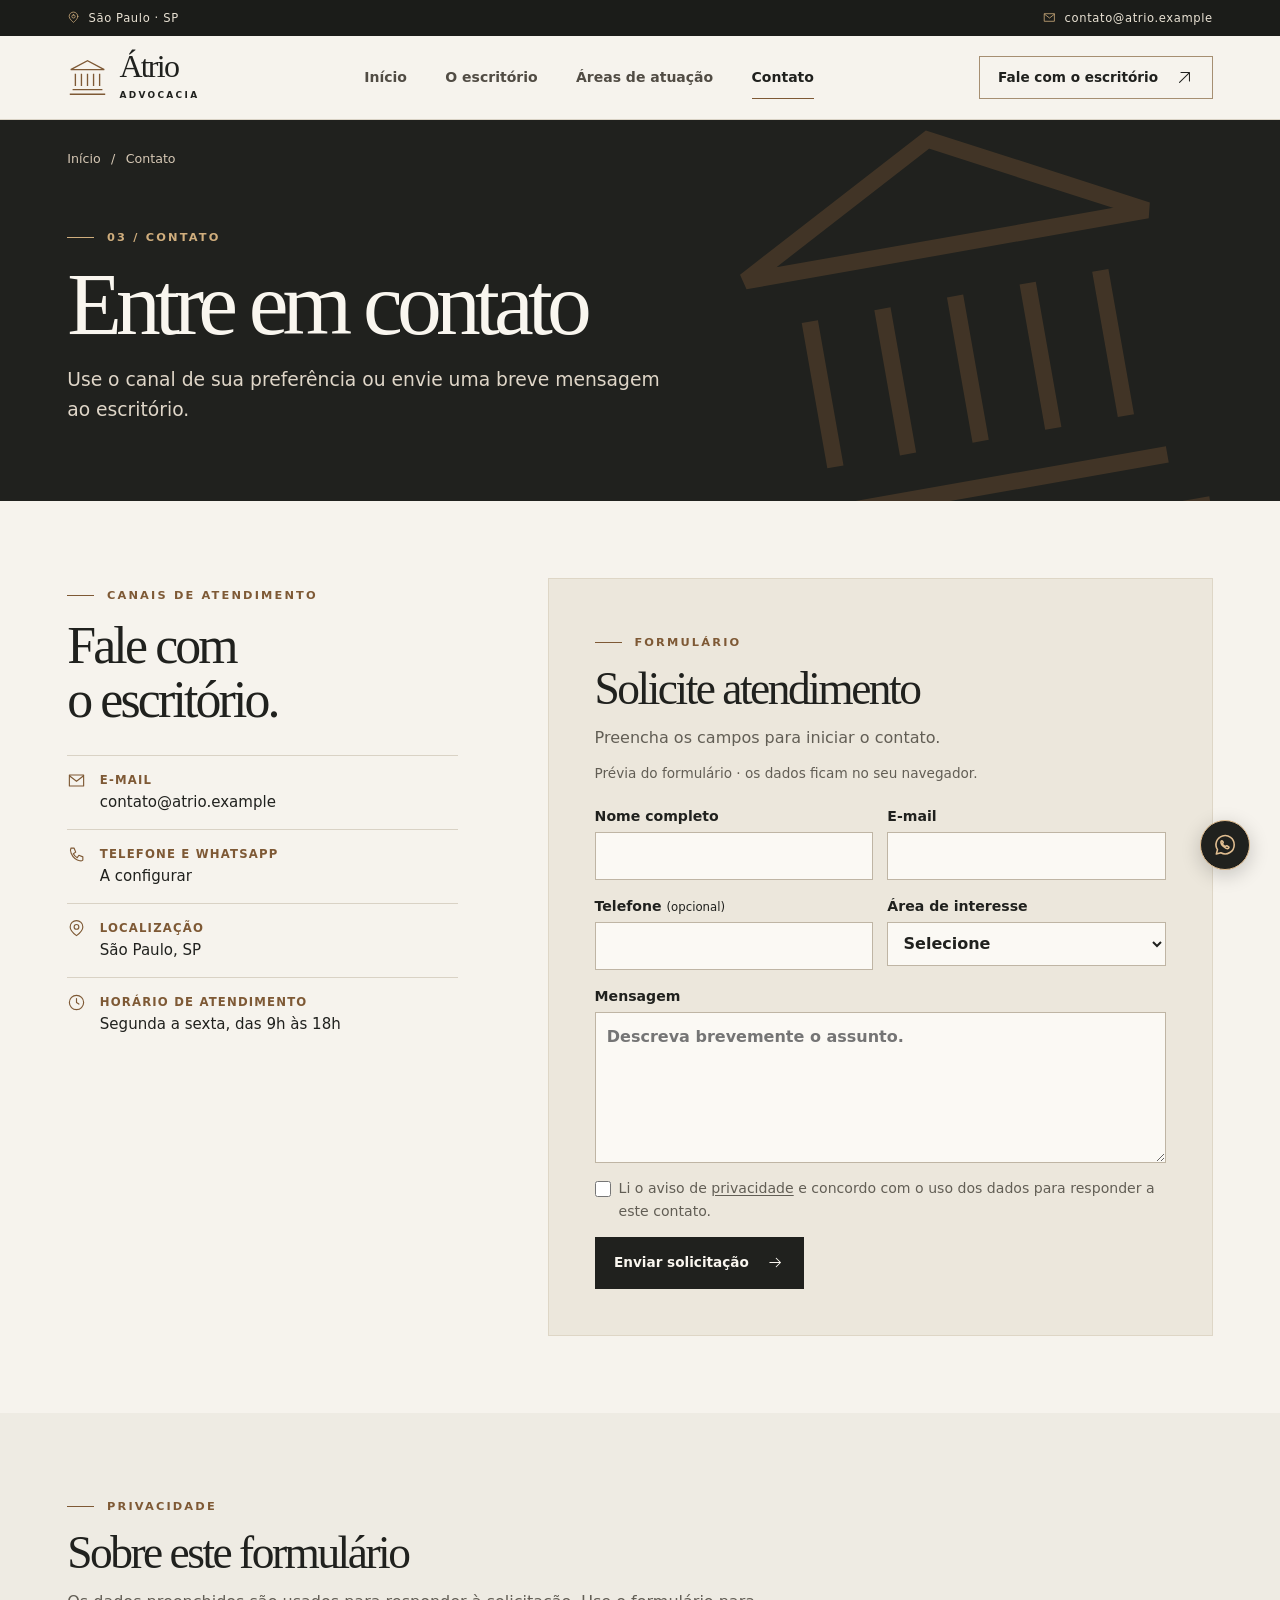
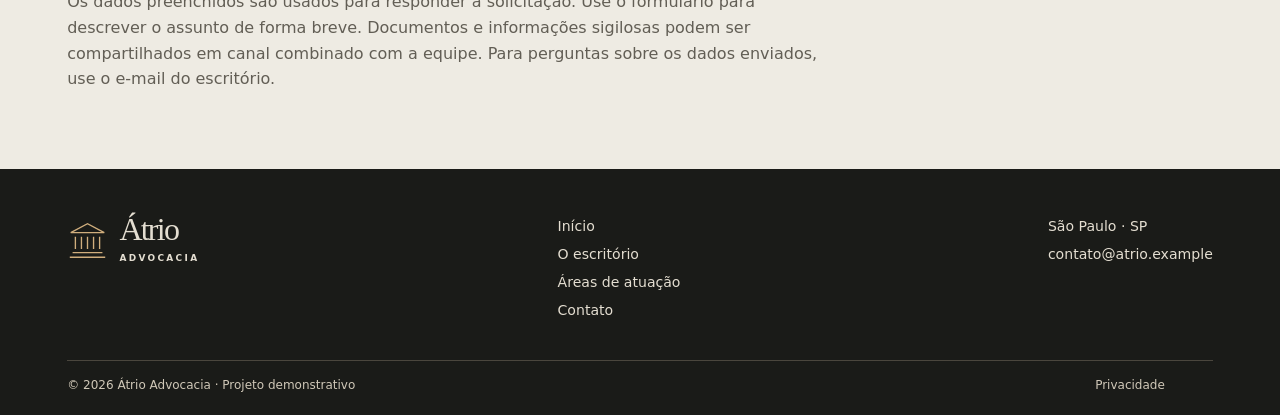
<file: contato.html>
<!doctype html>
<html lang="pt-BR">
<head>
<meta charset="utf-8">
<meta name="viewport" content="width=device-width, initial-scale=1">
<title>Contato | Átrio Advocacia</title>
<meta name="description" content="Conheça os canais de atendimento do Átrio Advocacia e envie uma solicitação de contato.">
<meta name="theme-color" content="#1e1f1d">
<meta name="robots" content="noindex, follow">
<meta property="og:type" content="website">
<meta property="og:locale" content="pt_BR">
<meta property="og:title" content="Contato | Átrio Advocacia">
<meta property="og:description" content="Conheça os canais de atendimento do Átrio Advocacia e envie uma solicitação de contato.">
<link rel="icon" type="image/svg+xml" href="assets/simbolo.svg">
<link rel="stylesheet" href="assets/site.css">
<script defer src="assets/conteudo.js"></script>
<script defer src="assets/site.js"></script>
</head>
<body>
<a class="skip" href="#conteudo">Ir para o conteúdo</a>
<div class="topline"><div class="shell topline-inner"><span><svg width="24" height="24" viewBox="0 0 24 24" fill="none" stroke="currentColor" stroke-width="1.45" stroke-linecap="round" stroke-linejoin="round" aria-hidden="true"><path d="M20 10c0 5-8 11-8 11S4 15 4 10a8 8 0 1 1 16 0ZM12 7a3 3 0 1 0 0 6 3 3 0 0 0 0-6Z"/></svg><span data-text="location">São Paulo · SP</span></span><span><svg width="24" height="24" viewBox="0 0 24 24" fill="none" stroke="currentColor" stroke-width="1.45" stroke-linecap="round" stroke-linejoin="round" aria-hidden="true"><path d="M3 5h18v14H3zM3 6l9 7 9-7"/></svg><a data-channel="email" href="mailto:contato@atrio.example" data-text="email">contato@atrio.example</a></span></div></div>
<header class="header"><div class="shell nav-inner"><a class="brand" href="index.html" aria-label="Página inicial"><svg class="brand-mark" viewBox="0 0 44 44" fill="none" stroke="currentColor" stroke-width="1.45" aria-hidden="true"><path d="M4 13.5 22 4l18 9.5H4ZM6 35h32M3 40h38M9 31V18m6.5 13V18M22 31V18m6.5 13V18M35 31V18"/></svg><span class="brand-type"><strong data-text="brand">Átrio</strong><span data-text="signature">Advocacia</span></span></a><button class="menu" type="button" aria-controls="navegacao" aria-expanded="false" aria-label="Abrir menu"><svg width="24" height="24" viewBox="0 0 24 24" fill="none" stroke="currentColor" stroke-width="1.45" stroke-linecap="round" stroke-linejoin="round" aria-hidden="true"><path d="M3 7h18M3 12h18M3 17h18"/></svg></button><nav id="navegacao" aria-label="Navegação principal"><a href="index.html">Início</a><a href="escritorio.html">O escritório</a><a href="atuacao.html">Áreas de atuação</a><a href="contato.html" aria-current="page">Contato</a></nav><a class="button button-outline nav-cta" href="contato.html">Fale com o escritório<svg width="24" height="24" viewBox="0 0 24 24" fill="none" stroke="currentColor" stroke-width="1.45" stroke-linecap="round" stroke-linejoin="round" aria-hidden="true"><path d="M5 19 19 5M7 5h12v12"/></svg></a></div></header>
<main id="conteudo"><section class="page-intro"><div class="shell intro-inner"><div class="breadcrumbs"><a href="index.html">Início</a><span aria-hidden="true">/</span><span>Contato</span></div><span class="eyebrow ">03 / Contato</span><h1>Entre em contato</h1><p>Use o canal de sua preferência ou envie uma breve mensagem ao escritório.</p><span class="intro-mark" aria-hidden="true"><svg class="brand-mark" viewBox="0 0 44 44" fill="none" stroke="currentColor" stroke-width="1.45" aria-hidden="true"><path d="M4 13.5 22 4l18 9.5H4ZM6 35h32M3 40h38M9 31V18m6.5 13V18M22 31V18m6.5 13V18M35 31V18"/></svg></span></div></section>
<section class="section contact-section"><div class="shell contact-grid"><div id="canais"><span class="eyebrow ">Canais de atendimento</span><h2>Fale com<br>o escritório.</h2><dl class="channels"><div><svg width="24" height="24" viewBox="0 0 24 24" fill="none" stroke="currentColor" stroke-width="1.45" stroke-linecap="round" stroke-linejoin="round" aria-hidden="true"><path d="M3 5h18v14H3zM3 6l9 7 9-7"/></svg><div><dt>E-mail</dt><dd><a data-channel="email" data-text="email" href="mailto:contato@atrio.example">contato@atrio.example</a></dd></div></div><div><svg width="24" height="24" viewBox="0 0 24 24" fill="none" stroke="currentColor" stroke-width="1.45" stroke-linecap="round" stroke-linejoin="round" aria-hidden="true"><path d="M5 4h4l2 5-3 2c1 2 3 4 5 5l2-3 5 2v4c-1 2-6 1-10-2S3 7 5 4Z"/></svg><div><dt>Telefone e WhatsApp</dt><dd><a data-channel="phone" data-text="phone" hidden></a><a data-channel="whatsapp" class="whatsapp-link" hidden>Abrir WhatsApp <svg width="24" height="24" viewBox="0 0 24 24" fill="none" stroke="currentColor" stroke-width="1.45" stroke-linecap="round" stroke-linejoin="round" aria-hidden="true"><path d="M5 19 19 5M7 5h12v12"/></svg></a><span data-missing="phone">A configurar</span></dd></div></div><div><svg width="24" height="24" viewBox="0 0 24 24" fill="none" stroke="currentColor" stroke-width="1.45" stroke-linecap="round" stroke-linejoin="round" aria-hidden="true"><path d="M20 10c0 5-8 11-8 11S4 15 4 10a8 8 0 1 1 16 0ZM12 7a3 3 0 1 0 0 6 3 3 0 0 0 0-6Z"/></svg><div><dt>Localização</dt><dd data-text="address">São Paulo, SP</dd></div></div><div><svg width="24" height="24" viewBox="0 0 24 24" fill="none" stroke="currentColor" stroke-width="1.45" stroke-linecap="round" stroke-linejoin="round" aria-hidden="true"><path d="M12 21a9 9 0 1 0 0-18 9 9 0 0 0 0 18Zm0-14v5l3 2"/></svg><div><dt>Horário de atendimento</dt><dd data-text="hours">Segunda a sexta, das 9h às 18h</dd></div></div></dl><div class="contact-social" data-social hidden><a class="text-link" data-channel="instagram" hidden>Instagram <svg width="24" height="24" viewBox="0 0 24 24" fill="none" stroke="currentColor" stroke-width="1.45" stroke-linecap="round" stroke-linejoin="round" aria-hidden="true"><path d="M5 19 19 5M7 5h12v12"/></svg></a><a class="text-link" data-channel="linkedin" hidden>LinkedIn <svg width="24" height="24" viewBox="0 0 24 24" fill="none" stroke="currentColor" stroke-width="1.45" stroke-linecap="round" stroke-linejoin="round" aria-hidden="true"><path d="M5 19 19 5M7 5h12v12"/></svg></a></div></div>
<div class="form-panel" id="formulario"><span class="eyebrow ">Formulário</span><h2>Solicite atendimento</h2><p>Preencha os campos para iniciar o contato.</p><p class="form-preview" data-demo>Prévia do formulário · os dados ficam no seu navegador.</p><form action="enviar.php" method="post" data-contact><div class="fields"><label>Nome completo<input name="nome" autocomplete="name" required maxlength="100"></label><label>E-mail<input type="email" name="email" autocomplete="email" required maxlength="160"></label><label>Telefone <small>(opcional)</small><input type="tel" name="telefone" autocomplete="tel" maxlength="40"></label><label>Área de interesse<select name="area"><option value="">Selecione</option><option value="1" data-text="areas.0.title">Empresarial</option><option value="2" data-text="areas.1.title">Contratos</option><option value="3" data-text="areas.2.title">Contencioso Cível</option><option value="4" data-text="areas.3.title">Imobiliário</option><option value="5" data-text="areas.4.title">Família e Sucessões</option><option value="6" data-text="areas.5.title">Trabalhista</option><option value="outra">Outro assunto</option></select></label></div><label>Mensagem<textarea name="mensagem" required rows="5" minlength="10" maxlength="2500" placeholder="Descreva brevemente o assunto."></textarea></label><div class="trap" aria-hidden="true"><label>Empresa<input name="empresa" tabindex="-1" autocomplete="off"></label></div><label class="consent"><input type="checkbox" name="consentimento" value="sim" required><span>Li o aviso de <a href="#privacidade">privacidade</a> e concordo com o uso dos dados para responder a este contato.</span></label><button class="button button-dark" type="submit">Enviar solicitação <svg width="24" height="24" viewBox="0 0 24 24" fill="none" stroke="currentColor" stroke-width="1.45" stroke-linecap="round" stroke-linejoin="round" aria-hidden="true"><path d="M4 12h15m-6-6 6 6-6 6"/></svg></button><p class="form-status" role="status" hidden></p></form></div></div></section>
<section class="section privacy" id="privacidade"><div class="shell"><span class="eyebrow ">Privacidade</span><h2 data-text="privacy.title">Sobre este formulário</h2><p data-text="privacy.text">Os dados preenchidos são usados para responder à solicitação. Use o formulário para descrever o assunto de forma breve. Documentos e informações sigilosas podem ser compartilhados em canal combinado com a equipe. Para perguntas sobre os dados enviados, use o e-mail do escritório.</p></div></section></main>
<footer class="footer"><div class="shell"><div class="footer-main"><a class="brand" href="index.html" aria-label="Página inicial"><svg class="brand-mark" viewBox="0 0 44 44" fill="none" stroke="currentColor" stroke-width="1.45" aria-hidden="true"><path d="M4 13.5 22 4l18 9.5H4ZM6 35h32M3 40h38M9 31V18m6.5 13V18M22 31V18m6.5 13V18M35 31V18"/></svg><span class="brand-type"><strong data-text="brand">Átrio</strong><span data-text="signature">Advocacia</span></span></a><div class="footer-nav"><a href="index.html">Início</a><a href="escritorio.html">O escritório</a><a href="atuacao.html">Áreas de atuação</a><a href="contato.html">Contato</a></div><div class="footer-contact"><span data-text="location">São Paulo · SP</span><a href="mailto:contato@atrio.example" data-text="email" data-channel="email">contato@atrio.example</a><div class="footer-social" data-social hidden><a data-channel="instagram" hidden>Instagram <svg width="24" height="24" viewBox="0 0 24 24" fill="none" stroke="currentColor" stroke-width="1.45" stroke-linecap="round" stroke-linejoin="round" aria-hidden="true"><path d="M5 19 19 5M7 5h12v12"/></svg></a><a data-channel="linkedin" hidden>LinkedIn <svg width="24" height="24" viewBox="0 0 24 24" fill="none" stroke="currentColor" stroke-width="1.45" stroke-linecap="round" stroke-linejoin="round" aria-hidden="true"><path d="M5 19 19 5M7 5h12v12"/></svg></a></div></div></div><div class="footer-end"><span>© <span data-year>2026</span> <span data-text="brand">Átrio</span> <span data-text="signature">Advocacia</span><span data-demo> · Projeto demonstrativo</span></span><a href="contato.html#privacidade">Privacidade</a></div></div></footer>
<a href="contato.html#canais" class="chat" aria-label="WhatsApp do escritório" data-channel="whatsapp"><svg width="24" height="24" viewBox="0 0 24 24" fill="none" stroke="currentColor" stroke-width="1.45" stroke-linecap="round" stroke-linejoin="round" aria-hidden="true"><path d="M20.5 11.7a8.4 8.4 0 0 1-12.3 7.5L4 20.3l1.1-4A8.4 8.4 0 1 1 20.5 11.7Zm-11-3.4c-.5-.3-1.1.1-1.2.6-.3 1.4 1.1 3.4 2.3 4.5 1.4 1.3 3.7 2.5 4.7 1.5.3-.3.5-.9.2-1.2l-1.8-1c-.4-.2-.7.1-1 .6-.2.3-1.4-.4-2-1-.6-.5-1.1-1.4-.9-1.7l.5-.6c.3-.3-.4-1.5-.8-1.7Z"/></svg></a>
</body>
</html>
</file>
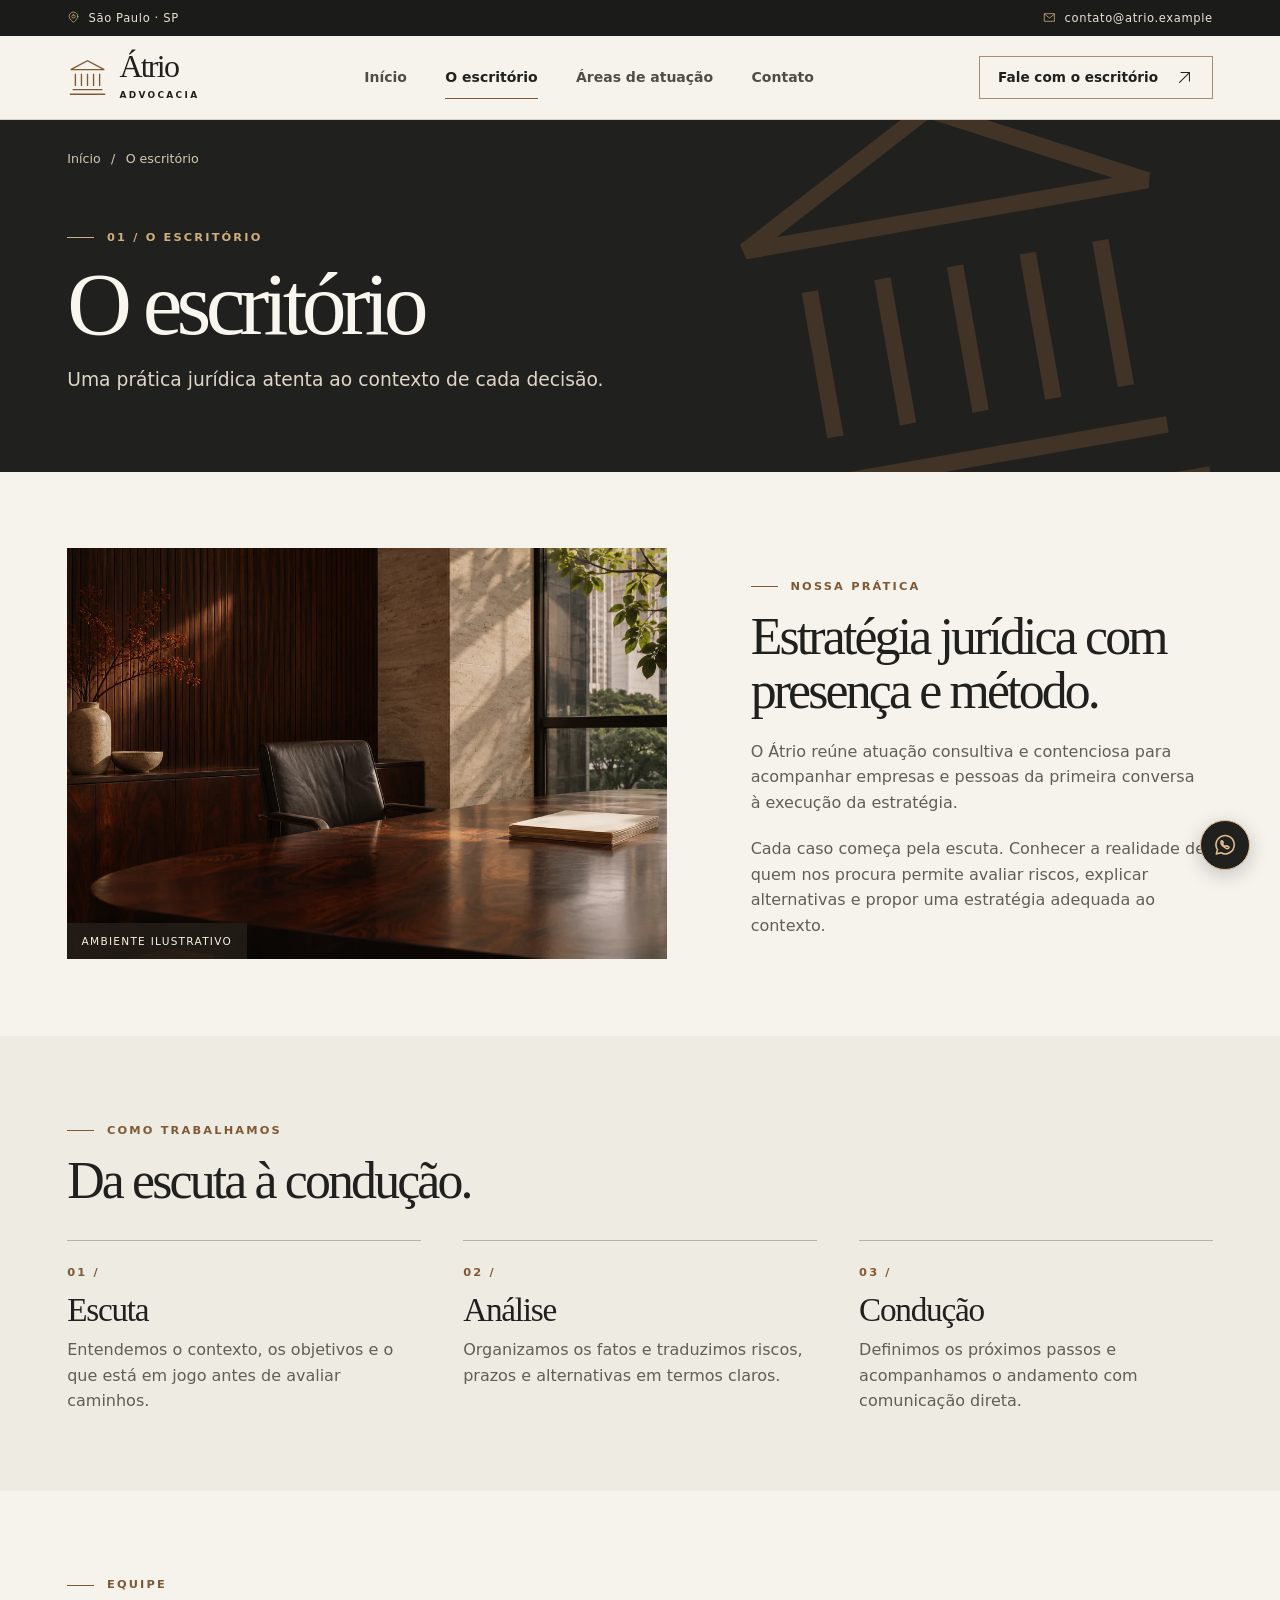
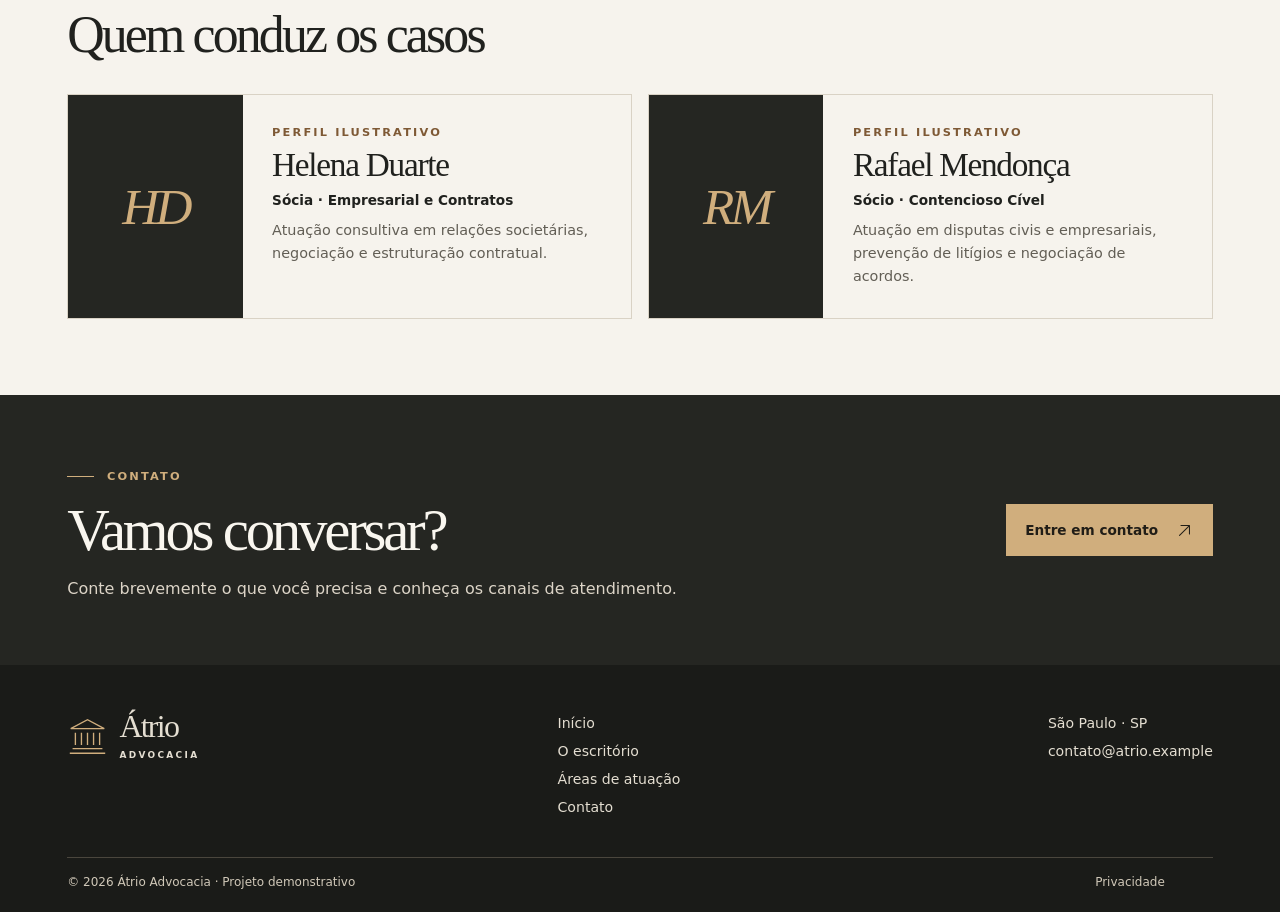
<file: escritorio.html>
<!doctype html>
<html lang="pt-BR">
<head>
<meta charset="utf-8">
<meta name="viewport" content="width=device-width, initial-scale=1">
<title>O escritório | Átrio Advocacia</title>
<meta name="description" content="Conheça a equipe e o método de trabalho do Átrio Advocacia.">
<meta name="theme-color" content="#1e1f1d">
<meta name="robots" content="noindex, follow">
<meta property="og:type" content="website">
<meta property="og:locale" content="pt_BR">
<meta property="og:title" content="O escritório | Átrio Advocacia">
<meta property="og:description" content="Conheça a equipe e o método de trabalho do Átrio Advocacia.">
<link rel="icon" type="image/svg+xml" href="assets/simbolo.svg">
<link rel="stylesheet" href="assets/site.css">
<script defer src="assets/conteudo.js"></script>
<script defer src="assets/site.js"></script>
</head>
<body>
<a class="skip" href="#conteudo">Ir para o conteúdo</a>
<div class="topline"><div class="shell topline-inner"><span><svg width="24" height="24" viewBox="0 0 24 24" fill="none" stroke="currentColor" stroke-width="1.45" stroke-linecap="round" stroke-linejoin="round" aria-hidden="true"><path d="M20 10c0 5-8 11-8 11S4 15 4 10a8 8 0 1 1 16 0ZM12 7a3 3 0 1 0 0 6 3 3 0 0 0 0-6Z"/></svg><span data-text="location">São Paulo · SP</span></span><span><svg width="24" height="24" viewBox="0 0 24 24" fill="none" stroke="currentColor" stroke-width="1.45" stroke-linecap="round" stroke-linejoin="round" aria-hidden="true"><path d="M3 5h18v14H3zM3 6l9 7 9-7"/></svg><a data-channel="email" href="mailto:contato@atrio.example" data-text="email">contato@atrio.example</a></span></div></div>
<header class="header"><div class="shell nav-inner"><a class="brand" href="index.html" aria-label="Página inicial"><svg class="brand-mark" viewBox="0 0 44 44" fill="none" stroke="currentColor" stroke-width="1.45" aria-hidden="true"><path d="M4 13.5 22 4l18 9.5H4ZM6 35h32M3 40h38M9 31V18m6.5 13V18M22 31V18m6.5 13V18M35 31V18"/></svg><span class="brand-type"><strong data-text="brand">Átrio</strong><span data-text="signature">Advocacia</span></span></a><button class="menu" type="button" aria-controls="navegacao" aria-expanded="false" aria-label="Abrir menu"><svg width="24" height="24" viewBox="0 0 24 24" fill="none" stroke="currentColor" stroke-width="1.45" stroke-linecap="round" stroke-linejoin="round" aria-hidden="true"><path d="M3 7h18M3 12h18M3 17h18"/></svg></button><nav id="navegacao" aria-label="Navegação principal"><a href="index.html">Início</a><a href="escritorio.html" aria-current="page">O escritório</a><a href="atuacao.html">Áreas de atuação</a><a href="contato.html">Contato</a></nav><a class="button button-outline nav-cta" href="contato.html">Fale com o escritório<svg width="24" height="24" viewBox="0 0 24 24" fill="none" stroke="currentColor" stroke-width="1.45" stroke-linecap="round" stroke-linejoin="round" aria-hidden="true"><path d="M5 19 19 5M7 5h12v12"/></svg></a></div></header>
<main id="conteudo"><section class="page-intro"><div class="shell intro-inner"><div class="breadcrumbs"><a href="index.html">Início</a><span aria-hidden="true">/</span><span>O escritório</span></div><span class="eyebrow ">01 / O escritório</span><h1>O escritório</h1><p>Uma prática jurídica atenta ao contexto de cada decisão.</p><span class="intro-mark" aria-hidden="true"><svg class="brand-mark" viewBox="0 0 44 44" fill="none" stroke="currentColor" stroke-width="1.45" aria-hidden="true"><path d="M4 13.5 22 4l18 9.5H4ZM6 35h32M3 40h38M9 31V18m6.5 13V18M22 31V18m6.5 13V18M35 31V18"/></svg></span></div></section>
<section class="section"><div class="shell office-grid"><figure class="office-image"><img data-image="office" src="assets/escritorio.webp" alt="Sala de reunião com mesa de madeira escura e luz natural" width="1100" height="733" fetchpriority="high"><figcaption><span data-text="office.caption">Ambiente ilustrativo</span></figcaption></figure><div class="office-copy"><span class="eyebrow ">Nossa prática</span><h2 data-text="office.title">Estratégia jurídica com presença e método.</h2><p data-text="office.intro">O Átrio reúne atuação consultiva e contenciosa para acompanhar empresas e pessoas da primeira conversa à execução da estratégia.</p><p data-text="office.text">Cada caso começa pela escuta. Conhecer a realidade de quem nos procura permite avaliar riscos, explicar alternativas e propor uma estratégia adequada ao contexto.</p></div></div></section>
<section class="section section-method"><div class="shell"><span class="eyebrow ">Como trabalhamos</span><h2>Da escuta à condução.</h2><ol class="methods"><li><span class="micro">01 /</span><h3 data-text="office.methods.0.title">Escuta</h3><p data-text="office.methods.0.text">Entendemos o contexto, os objetivos e o que está em jogo antes de avaliar caminhos.</p></li><li><span class="micro">02 /</span><h3 data-text="office.methods.1.title">Análise</h3><p data-text="office.methods.1.text">Organizamos os fatos e traduzimos riscos, prazos e alternativas em termos claros.</p></li><li><span class="micro">03 /</span><h3 data-text="office.methods.2.title">Condução</h3><p data-text="office.methods.2.text">Definimos os próximos passos e acompanhamos o andamento com comunicação direta.</p></li></ol></div></section>
<section class="section"><div class="shell"><span class="eyebrow ">Equipe</span><h2>Quem conduz os casos</h2><div class="team-grid"><article class="team-member"><div class="team-monogram"><img hidden data-image="team.0" alt=""><span aria-hidden="true" data-initials="0">HD</span></div><div class="team-content"><p class="micro" data-text="team.0.registration">Perfil ilustrativo</p><h3 data-text="team.0.name">Helena Duarte</h3><p class="team-role" data-text="team.0.role">Sócia · Empresarial e Contratos</p><p data-text="team.0.bio">Atuação consultiva em relações societárias, negociação e estruturação contratual.</p></div></article><article class="team-member"><div class="team-monogram"><img hidden data-image="team.1" alt=""><span aria-hidden="true" data-initials="1">RM</span></div><div class="team-content"><p class="micro" data-text="team.1.registration">Perfil ilustrativo</p><h3 data-text="team.1.name">Rafael Mendonça</h3><p class="team-role" data-text="team.1.role">Sócio · Contencioso Cível</p><p data-text="team.1.bio">Atuação em disputas civis e empresariais, prevenção de litígios e negociação de acordos.</p></div></article></div></div></section><section class="callout"><div class="shell callout-inner"><div><span class="eyebrow ">Contato</span><h2>Vamos conversar?</h2><p>Conte brevemente o que você precisa e conheça os canais de atendimento.</p></div><a class="button button-gold" href="contato.html">Entre em contato<svg width="24" height="24" viewBox="0 0 24 24" fill="none" stroke="currentColor" stroke-width="1.45" stroke-linecap="round" stroke-linejoin="round" aria-hidden="true"><path d="M5 19 19 5M7 5h12v12"/></svg></a></div></section></main>
<footer class="footer"><div class="shell"><div class="footer-main"><a class="brand" href="index.html" aria-label="Página inicial"><svg class="brand-mark" viewBox="0 0 44 44" fill="none" stroke="currentColor" stroke-width="1.45" aria-hidden="true"><path d="M4 13.5 22 4l18 9.5H4ZM6 35h32M3 40h38M9 31V18m6.5 13V18M22 31V18m6.5 13V18M35 31V18"/></svg><span class="brand-type"><strong data-text="brand">Átrio</strong><span data-text="signature">Advocacia</span></span></a><div class="footer-nav"><a href="index.html">Início</a><a href="escritorio.html">O escritório</a><a href="atuacao.html">Áreas de atuação</a><a href="contato.html">Contato</a></div><div class="footer-contact"><span data-text="location">São Paulo · SP</span><a href="mailto:contato@atrio.example" data-text="email" data-channel="email">contato@atrio.example</a><div class="footer-social" data-social hidden><a data-channel="instagram" hidden>Instagram <svg width="24" height="24" viewBox="0 0 24 24" fill="none" stroke="currentColor" stroke-width="1.45" stroke-linecap="round" stroke-linejoin="round" aria-hidden="true"><path d="M5 19 19 5M7 5h12v12"/></svg></a><a data-channel="linkedin" hidden>LinkedIn <svg width="24" height="24" viewBox="0 0 24 24" fill="none" stroke="currentColor" stroke-width="1.45" stroke-linecap="round" stroke-linejoin="round" aria-hidden="true"><path d="M5 19 19 5M7 5h12v12"/></svg></a></div></div></div><div class="footer-end"><span>© <span data-year>2026</span> <span data-text="brand">Átrio</span> <span data-text="signature">Advocacia</span><span data-demo> · Projeto demonstrativo</span></span><a href="contato.html#privacidade">Privacidade</a></div></div></footer>
<a href="contato.html#canais" class="chat" aria-label="WhatsApp do escritório" data-channel="whatsapp"><svg width="24" height="24" viewBox="0 0 24 24" fill="none" stroke="currentColor" stroke-width="1.45" stroke-linecap="round" stroke-linejoin="round" aria-hidden="true"><path d="M20.5 11.7a8.4 8.4 0 0 1-12.3 7.5L4 20.3l1.1-4A8.4 8.4 0 1 1 20.5 11.7Zm-11-3.4c-.5-.3-1.1.1-1.2.6-.3 1.4 1.1 3.4 2.3 4.5 1.4 1.3 3.7 2.5 4.7 1.5.3-.3.5-.9.2-1.2l-1.8-1c-.4-.2-.7.1-1 .6-.2.3-1.4-.4-2-1-.6-.5-1.1-1.4-.9-1.7l.5-.6c.3-.3-.4-1.5-.8-1.7Z"/></svg></a>
</body>
</html>
</file>
<file: assets/site.css>
:root {
  --ink: #20211e;
  --charcoal: #252622;
  --cream: #f6f3ed;
  --paper: #eeebe3;
  --white: #f9f6ef;
  --gold: #d0ae7d;
  --bronze: #7e5935;
  --muted: #625e55;
  --line: #d9d2c5;
  --serif: Georgia, "Times New Roman", serif;
  --sans: "Segoe UI", system-ui, -apple-system, sans-serif;
  --gutter: clamp(1.25rem, 5.25vw, 5.25rem);
  --shell: 1360px;
}
*, *::before, *::after { box-sizing: border-box; }
html { scroll-behavior: smooth; }
body { margin: 0; background: var(--cream); color: var(--ink); font: 1rem/1.6 var(--sans); }
body, figure, h1, h2, h3, p, dl, dd { margin: 0; }
a { color: inherit; text-decoration: none; }
button, input, select, textarea { font: inherit; }
button { cursor: pointer; }
img { display: block; max-width: 100%; }
svg { flex-shrink: 0; }
[hidden] { display: none !important; }
:focus-visible { outline: 2px solid #a86d37; outline-offset: 5px; }
::selection { background: var(--gold); color: var(--ink); }
.shell { width: min(100% - 2 * var(--gutter), var(--shell)); margin-inline: auto; }
.skip { position: absolute; top: .5rem; left: .5rem; z-index: 10; background: var(--white); padding: .75rem; transform: translateY(-150%); }
.skip:focus { transform: none; }
.topline { background: #1b1c19; color: #e9e2d4; }
.topline-inner { display: flex; align-items: center; justify-content: space-between; min-height: 36px; font-size: .72rem; letter-spacing: .055em; }
.topline-inner > span { display: inline-flex; align-items: center; gap: .52rem; }
.topline svg { width: 13px; height: 13px; color: var(--gold); }
.topline a:hover { text-decoration: underline; }
.header { position: relative; z-index: 3; border-bottom: 1px solid var(--line); }
.nav-inner { display: flex; align-items: center; justify-content: space-between; gap: 1.65rem; min-height: 83px; }
.brand { display: inline-flex; align-items: center; gap: .7rem; width: max-content; }
.brand-mark { width: 41px; height: 41px; color: var(--bronze); }
.brand-type { display: flex; flex-direction: column; justify-content: center; }
.brand strong { font: 2rem/.88 var(--serif); letter-spacing: -.055em; }
.brand-type > span { font-size: .56rem; font-weight: 650; letter-spacing: .26em; text-transform: uppercase; margin-top: .48rem; }
.header nav { display: flex; gap: clamp(1.1rem, 3vw, 3rem); align-items: center; white-space: nowrap; }
.header nav a { position: relative; padding-block: 1.75rem; color: #514c44; font-size: .875rem; font-weight: 550; }
.header nav a:hover, .header nav a[aria-current] { color: var(--ink); }
.header nav a[aria-current]::after { content: ""; position: absolute; width: 100%; height: 1px; background: var(--bronze); left: 0; bottom: 1.1rem; }
.menu { display: none; background: transparent; color: var(--ink); padding: .55rem; border: 1px solid var(--line); }
.button { display: inline-flex; align-items: center; justify-content: space-between; gap: 1.15rem; min-height: 52px; padding: .75rem 1.15rem; border: 1px solid transparent; font-size: .85rem; font-weight: 650; line-height: 1.3; transition: color .2s, background-color .2s, border-color .2s; }
.button svg, .text-link svg { width: 17px; height: 17px; }
.button-outline { min-height: 42px; border-color: #a68f72; white-space: nowrap; }
.button-outline:hover { background: var(--ink); color: var(--white); border-color: var(--ink); }
.button-gold { background: var(--gold); color: #201d17; }
.button-gold:hover { background: #e5c69b; }
.button-dark { color: var(--white); background: var(--ink); }
.button-dark:hover { background: #4b4032; }
.eyebrow, .micro, .folio { font-size: .71rem; font-weight: 650; letter-spacing: .19em; line-height: 1.35; text-transform: uppercase; }
.eyebrow { display: inline-flex; align-items: center; gap: .8rem; color: var(--bronze); }
.eyebrow::before { content: ""; width: 27px; height: 1px; background: currentColor; flex-shrink: 0; }
.hero { background: var(--ink); color: var(--white); }
.hero-inner { display: grid; grid-template-columns: 48% 52%; min-height: clamp(550px, 42vw, 645px); max-width: 1800px; margin: auto; }
.hero-copy { position: relative; padding: clamp(3.7rem, 6.7vw, 6.75rem) clamp(1.75rem, 3vw, 3.4rem) 6.3rem max(var(--gutter), calc((100vw - var(--shell)) / 2)); align-self: center; }
.hero .eyebrow, .callout .eyebrow, .page-intro .eyebrow { color: var(--gold); }
.hero h1 { margin: 1.45rem 0 1.45rem; font: 400 clamp(3.35rem, 5.25vw, 5.5rem)/1.025 var(--serif); letter-spacing: -.062em; }
.hero h1 > * { display: block; }
.hero h1 em { color: var(--gold); font-size: .91em; font-weight: 400; }
.hero p { max-width: 31ch; font-size: clamp(1rem, 1.4vw, 1.12rem); color: #ded8cc; line-height: 1.65; }
.hero-actions { margin-top: 1.7rem; }
.hero-scroll { display: flex; align-items: center; gap: .65rem; width: fit-content; position: absolute; bottom: 1.8rem; color: #d7cbb8; font-size: .68rem; letter-spacing: .14em; text-transform: uppercase; }
.hero-scroll span { color: var(--gold); font-size: 1rem; }
.hero-scroll:hover { color: var(--white); }
.hero-image { position: relative; isolation: isolate; min-width: 0; min-height: 0; background: #514535; overflow: hidden; }
.hero-image img { width: 100%; height: 100%; position: absolute; object-fit: cover; object-position: 51% 48%; }
.hero-image::after { content: ""; position: absolute; inset: 52% 0 0; background: linear-gradient(transparent, rgba(17, 16, 12, .8)); pointer-events: none; }
.hero-image::before { content: ""; z-index: 1; position: absolute; inset: 1.35rem; border: 1px solid #ead1aa57; pointer-events: none; }
.hero-image figcaption { position: absolute; z-index: 2; inset: auto 2.35rem 2.25rem; display: flex; align-items: center; justify-content: space-between; gap: .75rem; color: #f6e9d6; font-size: .68rem; letter-spacing: .14em; text-transform: uppercase; }
.hero-image figcaption span:first-child { display: inline-flex; align-items: center; gap: .65rem; }
.hero-image figcaption i { width: 5px; height: 5px; background: var(--gold); display: inline-block; flex: 0 0 auto; transform: rotate(45deg); }
.folio { white-space: nowrap; color: #efc997; }
.section { padding-block: clamp(3.8rem, 6vw, 6rem); }
.section h2, .callout h2 { font: 400 clamp(2.5rem, 4.05vw, 4.4rem)/1.04 var(--serif); letter-spacing: -.055em; margin-top: .95rem; text-wrap: balance; }
.section-top { display: grid; grid-template-columns: 1fr minmax(250px, 34%); align-items: end; gap: 1rem 3rem; margin-bottom: 2.4rem; }
.section-top p, .office-copy p, .practice-list p, .privacy p { color: var(--muted); }
.area-grid { display: grid; grid-template-columns: repeat(3, minmax(0, 1fr)); border-top: 1px solid var(--line); border-left: 1px solid var(--line); }
.area-card { display: flex; flex-direction: column; min-height: 245px; padding: clamp(1.25rem, 2.4vw, 2.4rem); border-right: 1px solid var(--line); border-bottom: 1px solid var(--line); transition: background-color .2s; }
.area-card:hover { background: #ece6db; }
.area-top { display: flex; justify-content: space-between; align-items: center; color: var(--bronze); }
.area-top > svg, .practice-icon svg { width: 30px; height: 30px; }
.area-top > span { font-size: .65rem; font-weight: 650; letter-spacing: .15em; }
.area-card h3, .methods h3, .team-member h3 { font: 400 clamp(1.58rem, 2.6vw, 2.35rem)/1.12 var(--serif); letter-spacing: -.038em; }
.area-card h3 { margin: 1.15rem 0 .6rem; }
.area-card p { font-size: .925rem; color: var(--muted); margin-bottom: 1rem; max-width: 37ch; }
.area-more { margin-top: auto; }
.area-more, .text-link { display: inline-flex; align-items: center; gap: .55rem; color: var(--bronze); font-size: .83rem; font-weight: 650; }
.area-more svg { width: 13px; height: 13px; }
.text-link { border-bottom: 1px solid currentColor; padding-bottom: .27rem; width: fit-content; }
.text-link:hover { color: var(--ink); }
.office-home, .section-method, .privacy { background: var(--paper); }
.office-grid { display: grid; grid-template-columns: minmax(0, 1.13fr) minmax(0, .87fr); gap: clamp(2rem, 6.5vw, 7rem); align-items: center; }
.office-image { position: relative; overflow: hidden; background: #493b2d; }
.office-image img { width: 100%; height: auto; aspect-ratio: 1.46; object-fit: cover; }
.office-image figcaption { position: absolute; bottom: 0; left: 0; padding: .6rem .9rem; color: #f9f1e4; background: #26201acc; font-size: .66rem; text-transform: uppercase; letter-spacing: .12em; }
.office-copy h2 { text-wrap: initial; }
.office-copy p { max-width: 45ch; margin-top: 1.3rem; }
.office-copy .text-link { margin-top: 1.6rem; }
.callout { padding-block: clamp(2.6rem, 5vw, 4.2rem); background: var(--charcoal); color: var(--white); }
.callout-inner { display: flex; justify-content: space-between; align-items: center; gap: 1.45rem; }
.callout h2 { font-size: clamp(2.35rem, 4.6vw, 4rem); }
.callout p { color: #dcd4c7; margin-top: .9rem; }
.footer { background: #1a1b18; color: #e4ded1; padding: 2.9rem 0 1.2rem; }
.footer .brand-mark { color: var(--gold); }
.footer-main { display: grid; grid-template-columns: 1fr 1fr auto; gap: 1.5rem; align-items: start; padding-bottom: 2.4rem; }
.footer-nav, .footer-contact { display: flex; flex-direction: column; gap: .35rem; font-size: .88rem; }
.footer-social, .contact-social { display: flex; flex-wrap: wrap; gap: .8rem; }
.footer-social a, .whatsapp-link { display: inline-flex; align-items: center; gap: .25rem; }
.footer-social svg, .whatsapp-link svg { width: 13px; height: 13px; }
.footer a:hover { color: var(--gold); }
.footer-end { border-top: 1px solid #4a463d; padding-top: .95rem; display: flex; gap: .75rem 1.5rem; justify-content: space-between; color: #d0c8b8; font-size: .75rem; padding-right: 3rem; }
.chat { position: fixed; z-index: 5; right: clamp(.9rem, 2.35vw, 2rem); bottom: clamp(.9rem, 2.35vw, 2rem); display: grid; place-items: center; width: 50px; height: 50px; border: 1px solid #e1be91; background: var(--ink); color: #e1be91; border-radius: 50%; box-shadow: 0 5px 20px #0003; transition: background-color .2s, color .2s; }
.chat:hover { background: var(--gold); color: var(--ink); }
.chat svg { width: 26px; height: 26px; }
.page-intro { background: var(--ink); color: var(--white); overflow: hidden; }
.intro-inner { position: relative; padding-block: 1.8rem clamp(3.5rem, 6vw, 5.8rem); isolation: isolate; }
.breadcrumbs { display: flex; align-items: center; gap: .65rem; font-size: .79rem; color: #d6c8b5; margin-bottom: clamp(2.1rem, 4vw, 3.7rem); }
.breadcrumbs a:hover { text-decoration: underline; }
.page-intro h1 { font: 400 clamp(3rem, 7vw, 6rem)/.98 var(--serif); letter-spacing: -.065em; margin: .9rem 0 1.05rem; }
.page-intro p { max-width: 50ch; color: #dfd6c8; font-size: clamp(1rem, 1.5vw, 1.17rem); }
.intro-mark { z-index: -1; position: absolute; right: 0; bottom: -6rem; transform: rotate(-10deg); opacity: .35; }
.intro-mark svg { width: clamp(210px, 39vw, 560px); height: auto; }
.methods { list-style: none; padding: 0; margin: 2rem 0 0; display: grid; grid-template-columns: repeat(3, 1fr); gap: clamp(1rem, 3.3vw, 3rem); }
.methods li { border-top: 1px solid #bdb1a1; padding-top: 1.05rem; }
.methods .micro, .team-content .micro { color: var(--bronze); }
.methods h3 { margin: .5rem 0 .55rem; }
.methods p, .team-content p { color: var(--muted); }
.team-grid { display: grid; grid-template-columns: repeat(2, minmax(0, 1fr)); gap: 1rem; margin-top: 2rem; }
.team-member { display: grid; grid-template-columns: minmax(80px, 31%) 1fr; border: 1px solid var(--line); }
.team-monogram { display: grid; place-items: center; position: relative; overflow: hidden; min-height: 175px; color: var(--gold); background: var(--charcoal); }
.team-monogram span { font: italic clamp(1.75rem, 4vw, 3.35rem)/1 var(--serif); letter-spacing: -.075em; }
.team-monogram img { width: 100%; height: 100%; position: absolute; object-fit: cover; object-position: center 25%; }
.team-content { padding: clamp(1rem, 2.3vw, 2rem); }
.team-content h3 { margin: .4rem 0 .4rem; }
.team-content .team-role { color: var(--ink); font-weight: 650; font-size: .85rem; margin-bottom: .45rem; }
.team-content > p:last-child { font-size: .9rem; }
.practices-grid { display: grid; grid-template-columns: minmax(200px, 29%) 1fr; gap: clamp(2rem, 6vw, 6rem); align-items: start; }
.practices-grid aside { position: sticky; top: 2rem; }
.practices-grid aside nav { display: grid; margin-top: 1rem; border-top: 1px solid var(--line); }
.practices-grid aside a { display: grid; align-items: center; grid-template-columns: 1.2rem 1fr 1rem; gap: .65rem; padding: .8rem 0; border-bottom: 1px solid var(--line); font-size: .89rem; }
.practices-grid aside a > span { color: var(--bronze); font-size: .68rem; }
.practices-grid aside a:hover, .practices-grid aside a:hover strong { color: var(--bronze); }
.practices-grid aside svg { width: 14px; height: 14px; }
.practice-list article { display: grid; grid-template-columns: auto 1fr; gap: clamp(1rem, 3vw, 2.3rem); padding: 2.3rem 0; border-top: 1px solid var(--line); scroll-margin-top: 1.5rem; }
.practice-list article:first-child { padding-top: 1.15rem; }
.practice-list article:last-child { padding-bottom: 0; }
.practice-icon { color: var(--bronze); }
.practice-list h2 { font-size: clamp(2rem, 3.75vw, 3.7rem); margin-top: .4rem; }
.practice-list .practice-lead { color: var(--ink); font-size: 1.06rem; margin-top: .85rem; }
.practice-list p { margin-top: .4rem; max-width: 62ch; }
.practice-list .text-link { margin-top: .9rem; }
.contact-grid { display: grid; grid-template-columns: minmax(240px, .74fr) minmax(0, 1.26fr); gap: clamp(2.5rem, 7vw, 7rem); align-items: start; }
.channels { margin-top: 1.75rem; }
.channels > div { display: flex; align-items: flex-start; gap: .85rem; padding: .95rem 0; border-top: 1px solid var(--line); }
.channels svg { width: 19px; height: 19px; color: var(--bronze); }
.channels dt { color: var(--bronze); font-weight: 650; font-size: .73rem; text-transform: uppercase; letter-spacing: .1em; }
.channels dd { font-size: .94rem; overflow-wrap: anywhere; }
.channels dd a:hover { text-decoration: underline; }
.whatsapp-link { margin-left: .35rem; }
.contact-social { margin-top: .8rem; }
.form-panel { background: #ece7dc; border: 1px solid #ded6c6; padding: clamp(1.1rem, 3.6vw, 3rem); }
.form-panel h2, .privacy h2 { font-size: clamp(2rem, 3.55vw, 3.15rem); }
.form-panel > p, .privacy p { margin-top: .75rem; color: var(--muted); }
.privacy p { max-width: 75ch; }
form[data-contact] { display: grid; gap: .9rem; margin-top: 1.25rem; }
.fields { display: grid; grid-template-columns: repeat(2, minmax(0, 1fr)); gap: .9rem; }
form label { display: block; font-weight: 620; font-size: .88rem; }
form small { font-weight: 400; }
form input:not([type=checkbox]), form select, form textarea { display: block; width: 100%; background: #fbf9f4; color: var(--ink); border: 1px solid #bfb5a4; border-radius: 0; padding: .65rem .7rem; margin-top: .3rem; font-size: 1rem; }
form textarea { resize: vertical; }
form .consent { display: flex; align-items: flex-start; gap: .5rem; font-weight: 400; color: var(--muted); }
.consent input { margin: .25rem 0 0; width: 1rem; height: 1rem; flex: 0 0 1rem; accent-color: var(--ink); }
.consent a { text-decoration: underline; text-underline-offset: .16em; }
form .button { justify-self: start; }
form .button:disabled { opacity: .65; cursor: wait; }
.trap { position: absolute; left: -10000px; }
.form-status { border-left: 2px solid var(--bronze); padding-left: .75rem; font-size: .91rem; color: var(--ink); }
.form-panel .form-preview { font-size: .85rem; }
.skip:focus-visible { outline-offset: 1px; }
@media (min-width: 1800px) { .hero-copy { padding-left: 220px; } }
@media (max-width: 960px) {
  .hero-inner { grid-template-columns: 53% 47%; min-height: 510px; }
  .hero h1 { font-size: clamp(3rem, 6.25vw, 4.75rem); }
  .nav-inner { gap: .95rem; }
  .header nav { gap: 1.25rem; }
}
@media (max-width: 850px) {
  .nav-cta { display: none; }
  .header nav { margin-left: auto; }
}
@media (max-width: 760px) {
  .topline-inner { min-height: 32px; }
  .nav-inner { min-height: 66px; }
  .brand-mark { width: 35px; height: 35px; }
  .brand strong { font-size: 1.75rem; }
  .brand-type > span { font-size: .5rem; }
  .nav-cta { display: none; }
  .menu-ready .menu { display: grid; place-items: center; margin-left: auto; }
  .nav-inner { flex-wrap: wrap; }
  .header nav { display: flex; flex-wrap: wrap; column-gap: 1rem; }
  .menu-ready .header nav { display: none; position: absolute; top: 100%; inset-inline: 0; padding: .4rem var(--gutter); background: var(--cream); border-block: 1px solid var(--line); box-shadow: 0 12px 16px #1e1f1d16; }
  .menu-ready .header nav.is-open { display: grid; gap: 0; }
  .header nav a { padding: .75rem 0; }
  .menu-ready .header nav a + a { border-top: 1px solid var(--line); }
  .header nav a[aria-current]::after { bottom: .55rem; width: 1.4rem; }
  .hero-inner { grid-template-columns: 1fr; }
  .hero-copy { padding: clamp(2.7rem, 8vw, 4.8rem) var(--gutter) 4.3rem; }
  .hero h1 { font-size: clamp(2.7rem, 8.55vw, 4.9rem); margin: .95rem 0 1rem; }
  .hero-actions { margin-top: 1.25rem; }
  .hero-scroll { bottom: 1.1rem; }
  .hero-image { height: clamp(230px, 53vw, 375px); }
  .hero-image::before { inset: .85rem; }
  .hero-image figcaption { inset: auto 1.5rem 1.5rem; font-size: .59rem; }
  .hero-image .folio { font-size: .59rem; }
  .section-top, .office-grid, .contact-grid, .practices-grid { grid-template-columns: 1fr; }
  .section-top { margin-bottom: 1.6rem; }
  .office-home .office-copy { grid-row: 1; }
  .area-grid { grid-template-columns: repeat(2, minmax(0, 1fr)); }
  .area-card { min-height: 205px; }
  .practices-grid aside { position: static; }
  .team-grid { grid-template-columns: 1fr; }
  .intro-mark { opacity: .24; bottom: -3rem; }
}
@media (max-width: 440px) {
  .topline-inner { font-size: .65rem; letter-spacing: .01em; gap: .65rem; }
  .area-grid, .fields, .methods { grid-template-columns: 1fr; }
  .area-card { min-height: 185px; }
  .callout-inner { align-items: flex-start; flex-direction: column; }
  .footer-main { grid-template-columns: 1fr 1fr; }
  .footer-main .brand { grid-column: 1 / -1; }
  .footer-contact { overflow-wrap: anywhere; }
  .footer-end { flex-wrap: wrap; }
  .practice-list article { gap: .75rem; }
  .practice-icon svg { width: 23px; height: 23px; }
}
@media (prefers-reduced-motion: reduce) {
  *, *::before, *::after { scroll-behavior: auto !important; transition: none !important; }
}
</file>
